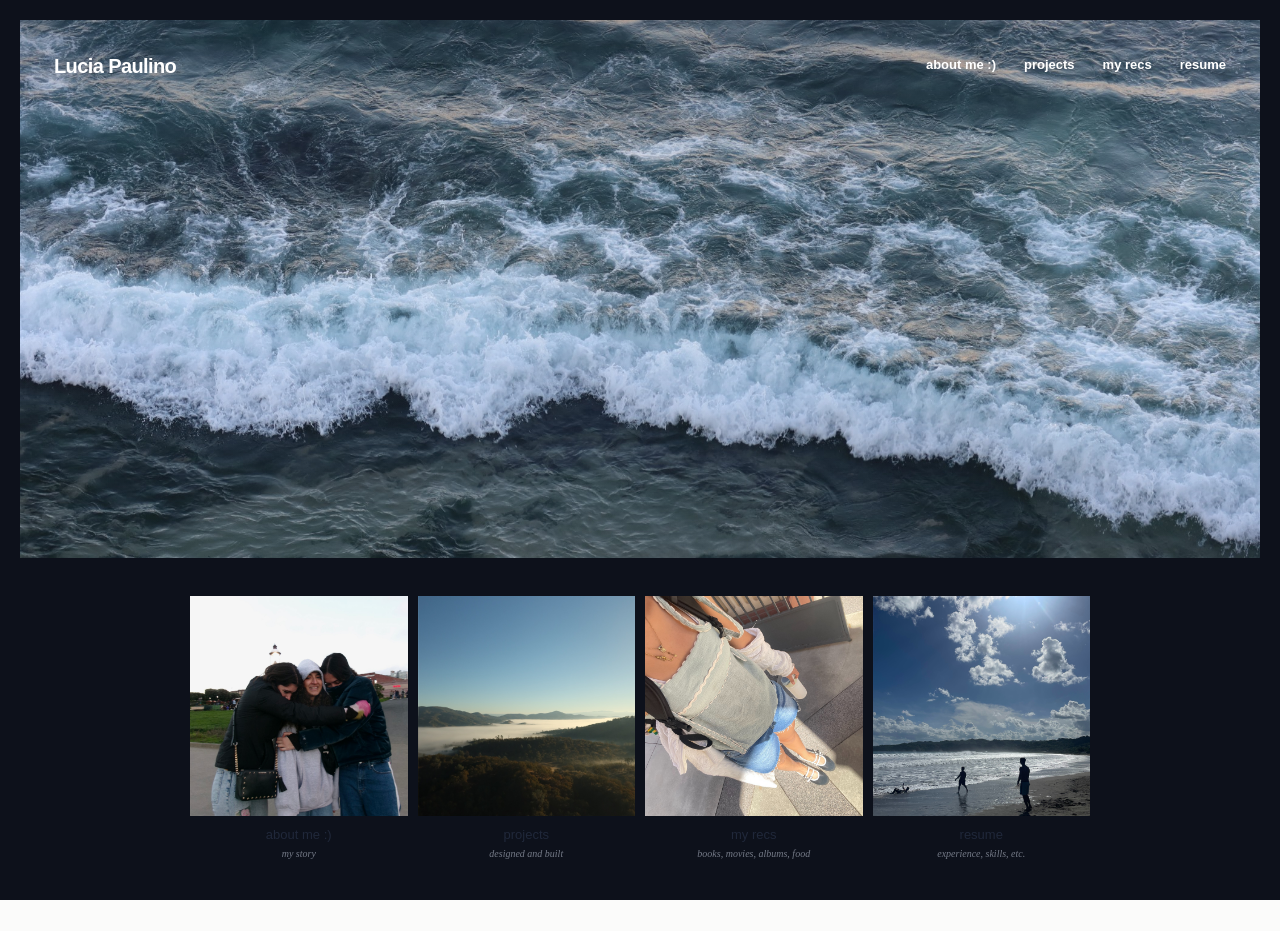
<file: index.html>
<!doctype html>
<html lang="en">
  <head>
    <meta charset="utf-8">
    <meta name="viewport" content="width=device-width, initial-scale=1">

    <title>Lucia Paulino</title>

    <link rel="icon" href="favicon.svg">
    <link rel="stylesheet" href="styles.css">
  </head>

  <body>
    <main class="landing-page">
      <div class="landing-image" aria-label="Landing photo placeholder">
        <header class="landing-nav">
          <a class="landing-name" href="index.html">Lucia Paulino</a>

          <nav aria-label="Main navigation">
            <a href="about.html">about me :)</a>
            <a href="projects.html">projects</a>
            <a href="reading.html">my recs</a>
            <a href="LUCIA_C_PAULINO_RESUME.pdf">resume</a>
          </nav>
        </header>
      </div>

      <section class="landing-showcase">
        <div class="section-tile-grid">
          <a href="about.html" class="section-tile about-tile">
            <div class="tile-art" aria-hidden="true"></div>

            <h2>about me :)</h2>
            <p>my story</p>
          </a>

          <a href="projects.html" class="section-tile projects-tile">
            <div class="tile-art" aria-hidden="true"></div>

            <h2>projects</h2>
            <p>designed and built</p>
          </a>

          <a href="reading.html" class="section-tile reading-tile">
            <div class="tile-art" aria-hidden="true"></div>

            <h2>my recs</h2>
            <p>books, movies, albums, food</p>
          </a>

          <a
            href="LUCIA_C_PAULINO_RESUME.pdf"
            class="section-tile resume-tile"
          >
            <div class="tile-art" aria-hidden="true"></div>

            <h2>resume</h2>
            <p>experience, skills, etc.</p>
          </a>
        </div>
      </section>
    </main>
  </body>
</html>
</file>
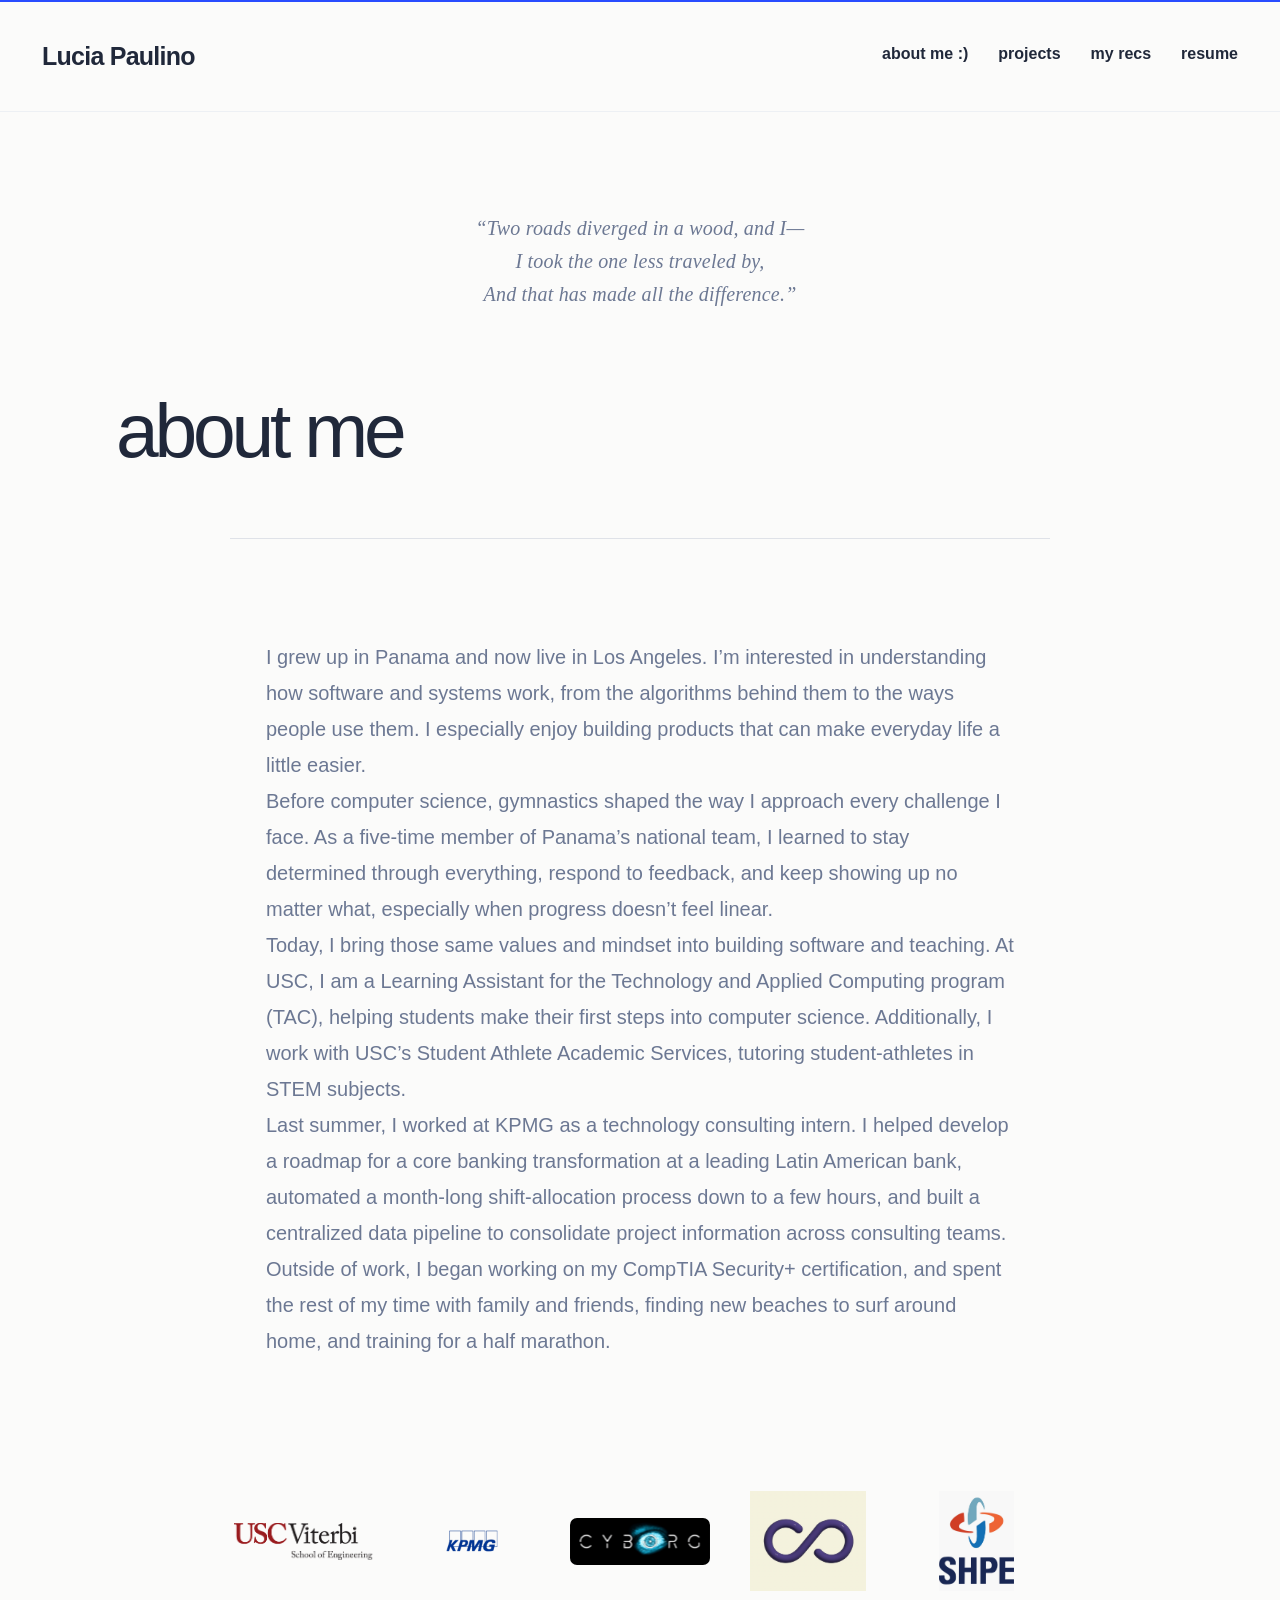
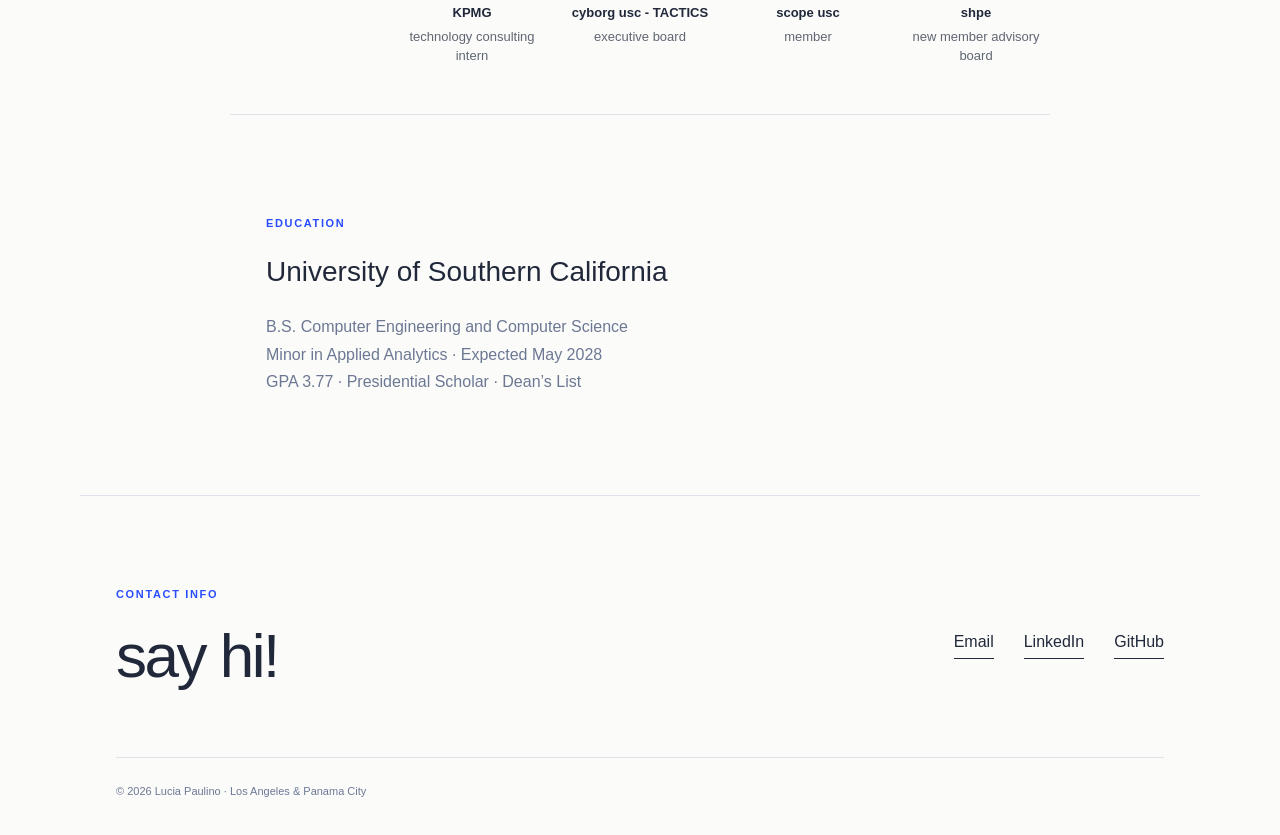
<file: about.html>
<!doctype html>
<html lang="en">
  <head>
    <meta charset="utf-8">
    <meta name="viewport" content="width=device-width, initial-scale=1">

    <title>about — Lucia Paulino</title>

    <link rel="icon" href="favicon.svg">
    <link rel="stylesheet" href="styles.css">

    <style>
      .about-logos {
        display: flex;
        flex-direction: row;
        flex-wrap: wrap;
        justify-content: center;
        align-items: flex-start;
        gap: 28px;
        margin: 32px 0 48px;
        padding: 0;
      }

      .about-affiliation {
        flex: 0 1 140px;
        width: 140px;
        margin: 0;
        text-align: center;
      }

      .about-logos .about-affiliation img {
        display: block;
        width: 140px;
        max-width: 100%;
        height: 100px;
        object-fit: contain;
        margin: 0 auto 12px;
      }

      .about-affiliation figcaption {
        font-size: 13px;
        line-height: 1.5;
      }

      .about-affiliation strong,
      .about-affiliation span {
        display: block;
      }

      .about-affiliation span {
        margin-top: 4px;
        opacity: 0.7;
      }

      @media (max-width: 700px) {
        .about-logos {
          gap: 24px;
        }
      }
    </style>
  </head>

  <body>
    <main>
      <header class="site-header">
        <a class="site-name" href="index.html">Lucia Paulino</a>

        <nav aria-label="Main navigation">
          <a href="about.html" aria-current="page">about me :)</a>
          <a href="projects.html">projects</a>
          <a href="reading.html">my recs</a>
          <a
            href="LUCIA_C_PAULINO_RESUME.pdf"
            target="_blank"
            rel="noreferrer"
          >
            resume
          </a>
        </nav>
      </header>

      <section class="page-intro compact about-title">
        <blockquote class="about-epigraph">
          <span>“Two roads diverged in a wood, and I—</span>
          <span>I took the one less traveled by,</span>
          <span>And that has made all the difference.”</span>
        </blockquote>

        <h1>about me</h1>
      </section>

      <section class="content-section about-story">
        <p>
          I grew up in Panama and now live in Los Angeles. I’m interested in
          understanding how software and systems work, from the algorithms
          behind them to the ways people use them. I especially enjoy building
          products that can make everyday life a little easier.
        </p>

        <p>
          Before computer science, gymnastics shaped the way I approach every
          challenge I face. As a five-time member of Panama’s national team,
          I learned to stay determined through everything, respond to feedback,
          and keep showing up no matter what, especially when progress doesn’t
          feel linear.
        </p>

        <p>
          Today, I bring those same values and mindset into building software
          and teaching. At USC, I am a Learning Assistant for the Technology
          and Applied Computing program (TAC), helping students make their
          first steps into computer science. Additionally, I work with USC’s
          Student Athlete Academic Services, tutoring student-athletes in
          STEM subjects.
        </p>

        <p>
          Last summer, I worked at KPMG as a technology consulting intern.
          I helped develop a roadmap for a core banking transformation at a
          leading Latin American bank, automated a month-long shift-allocation
          process down to a few hours, and built a centralized data pipeline
          to consolidate project information across consulting teams.
          Outside of work, I began working on my CompTIA Security+
          certification, and spent the rest of my time with family and friends,
          finding new beaches to surf around home, and training for a half
          marathon.
        </p>
      </section>

      <aside
        class="about-logos"
        aria-label="Education, work, and campus involvement"
      >
        <figure class="about-affiliation">
          <img
            src="about-pics/usc-viterbi-logo.webp"
            alt="USC Viterbi School of Engineering"
          >
        </figure>

        <figure class="about-affiliation">
          <img
            src="about-pics/kpmg-logo.png"
            alt="KPMG"
          >
          <figcaption>
            <strong>KPMG</strong>
            <span> technology consulting intern </span>
          </figcaption>
        </figure>

        <figure class="about-affiliation">
          <img
            src="about-pics/usc-cyborg.svg"
            alt="Cyborg USC logo"
          >
          <figcaption>
            <strong>cyborg usc - TACTICS</strong>
            <span>executive board </span>
          </figcaption>
        </figure>

        <figure class="about-affiliation">
          <img
            src="about-pics/scope-logo.png"
            alt="SCOPE USC logo"
          >
          <figcaption>
            <strong>scope usc</strong>
            <span>member</span>
          </figcaption>
        </figure>

        <figure class="about-affiliation">
          <img
            src="about-pics/shpe-logo.jpg"
            alt="SHPE logo"
          >
          <figcaption>
            <strong>shpe</strong>
            <span>new member advisory board</span>
          </figcaption>
        </figure>
      </aside>

      <section class="content-section about-education">
        <p class="kicker">education</p>

        <h3>University of Southern California</h3>

        <p>
          B.S. Computer Engineering and Computer Science
          <br>
          Minor in Applied Analytics · Expected May 2028
        </p>

        <p>GPA 3.77 · Presidential Scholar · Dean’s List</p>
      </section>

      <footer class="site-footer">
        <div>
          <p class="kicker">contact info</p>
          <h2>say hi!</h2>
        </div>

        <div class="footer-links">
          <a href="mailto:luciapaulino2024@gmail.com">Email</a>

          <a
            href="https://www.linkedin.com/in/luc%C3%ADa-paulino-43571a304"
            target="_blank"
            rel="noreferrer"
          >
            LinkedIn
          </a>

          <a
            href="https://github.com/luciapau-30"
            target="_blank"
            rel="noreferrer"
          >
            GitHub
          </a>
        </div>

        <p class="copyright">
          © 2026 Lucia Paulino · Los Angeles &amp; Panama City
        </p>
      </footer>
    </main>
  </body>
</html>
</file>
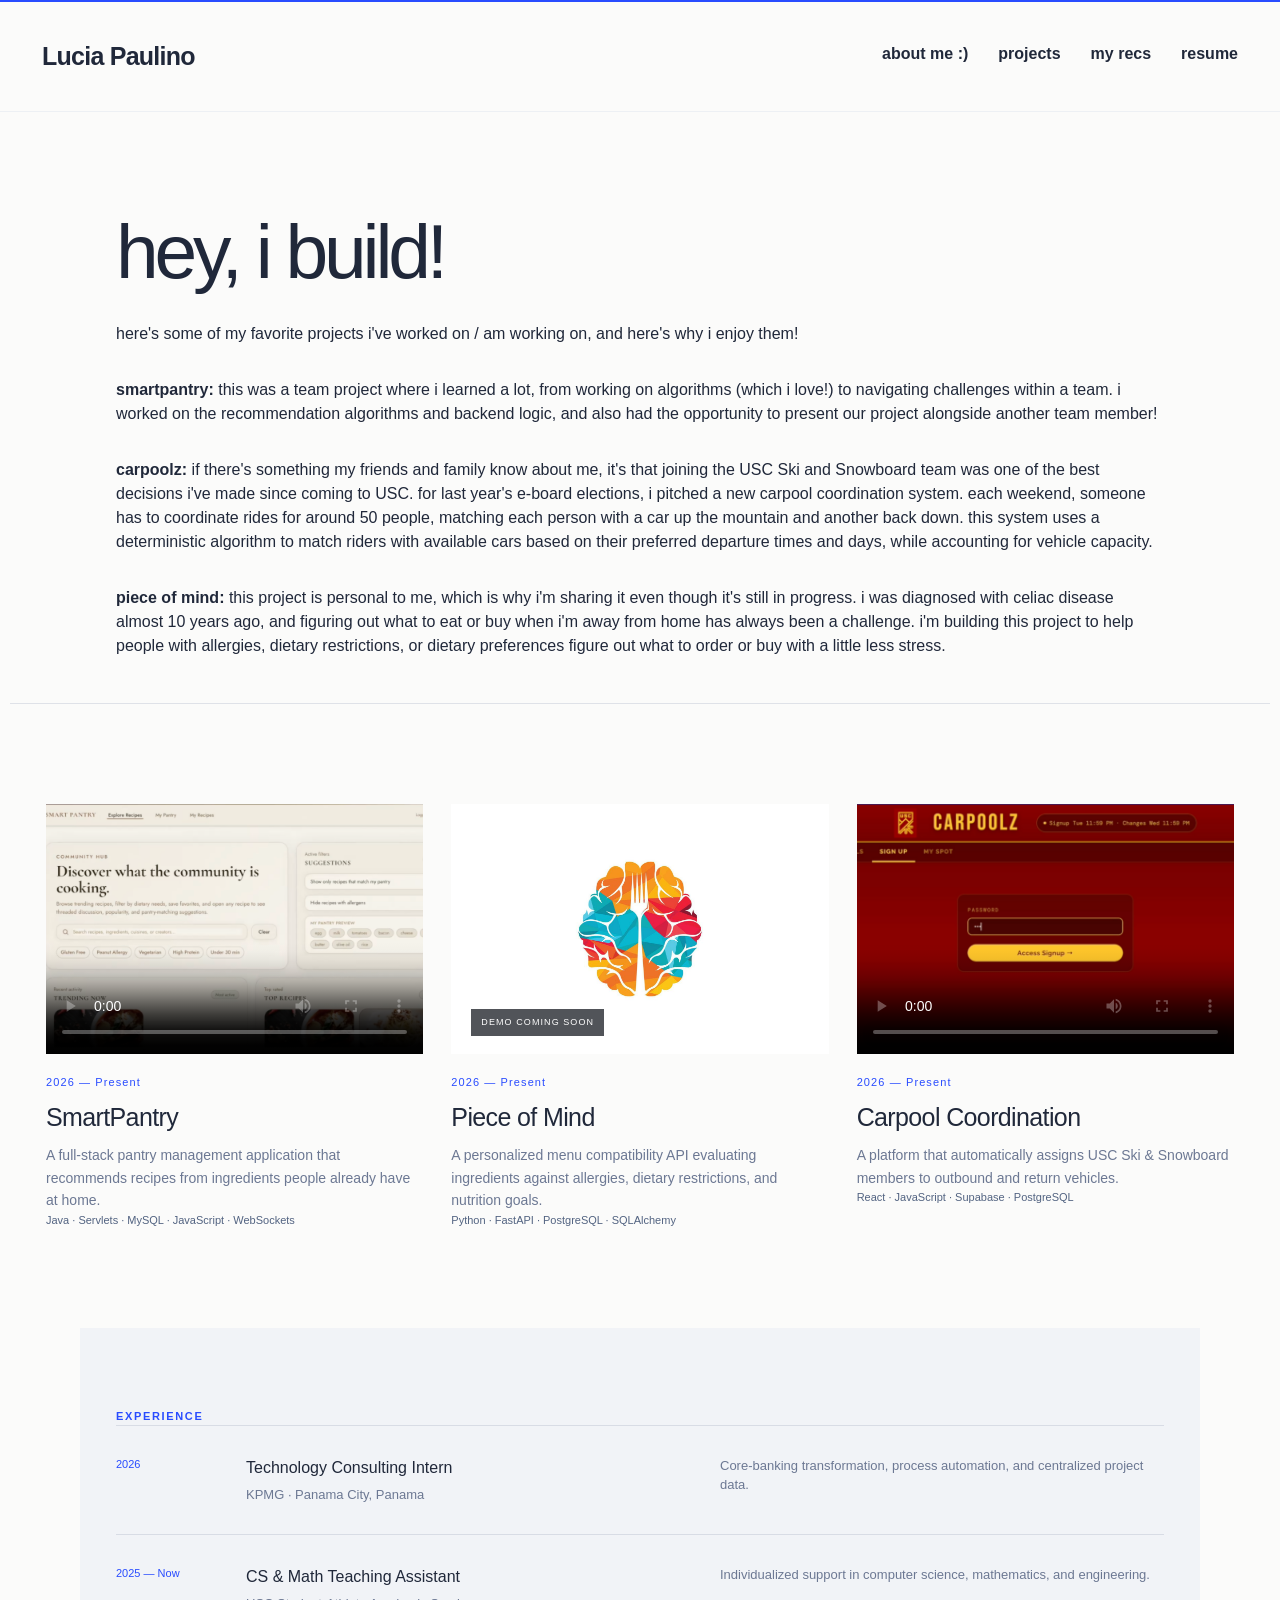
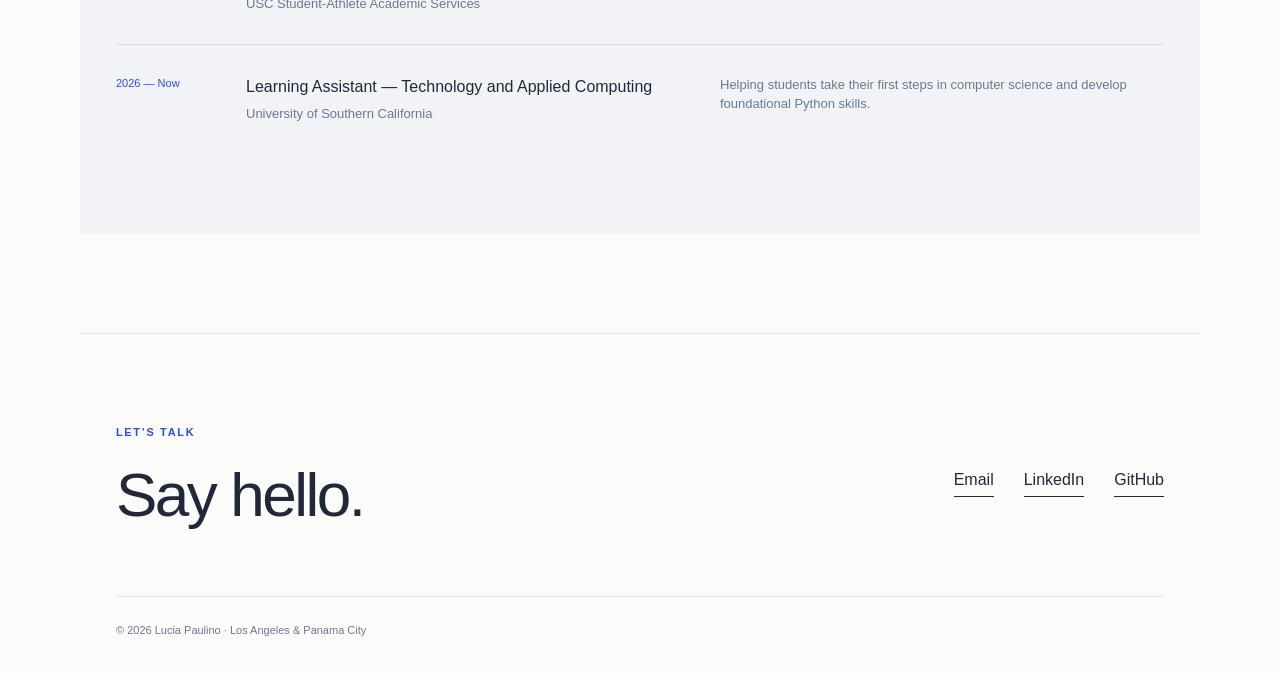
<file: projects.html>
<!doctype html>
<html lang="en">
  <head>
    <meta charset="utf-8">
    <meta name="viewport" content="width=device-width, initial-scale=1">

    <title>projects — Lucia Paulino</title>

    <link rel="icon" href="favicon.svg">
    <link rel="stylesheet" href="styles.css">
    <link rel="preload" as="image" href="piece-of-mind-icon.jpg">
  </head>

  <body>
    <main>
      <header class="site-header">
        <a class="site-name" href="index.html">Lucia Paulino</a>

        <nav aria-label="Main navigation">
          <a href="about.html">about me :)</a>
          <a href="projects.html">projects</a>
          <a href="reading.html">my recs</a>
          <a
            href="LUCIA_C_PAULINO_RESUME.pdf"
            target="_blank"
            rel="noreferrer"
          >
            resume
          </a>
        </nav>
      </header>

      <section class="page-intro compact">
        <h1>hey, i build!</h1>

        <p class="project-story">
            <p class="project-story">
                here's some of my favorite projects i've worked on / am working on,
                and here's why i enjoy them!
              </p>
              
              <p class="project-story">
                <strong>smartpantry:</strong> this was a team project where i learned a lot,
                from working on algorithms (which i love!) to navigating challenges within
                a team. i worked on the recommendation algorithms and backend logic, and
                also had the opportunity to present our project alongside another team member!


              </p>
              
              <p class="project-story">
                <strong>carpoolz:</strong> if there's something my friends and family know
                about me, it's that joining the USC Ski and Snowboard team was one of the
                best decisions i've made since coming to USC. for last year's e-board
                elections, i pitched a new carpool coordination system. each weekend,
                someone has to coordinate rides for around 50 people, matching each person
                with a car up the mountain and another back down. this system uses a
                deterministic algorithm to match riders with available cars based on their
                preferred departure times and days, while accounting for vehicle capacity.
              </p>
              
              <p class="project-story">
                <strong>piece of mind:</strong> this project is personal to me, which is why
                i'm sharing it even though it's still in progress. i was diagnosed with
                celiac disease almost 10 years ago, and figuring out what to eat or buy
                when i'm away from home has always been a challenge. i'm building this
                project to help people with allergies, dietary restrictions, or dietary
                preferences figure out what to order or buy with a little less stress.
              </p>
        </p>
      </section>

      <section class="project-gallery content-section">
        <article class="gallery-card">
          <div class="project-visual sage">
            <video
              controls
              playsinline
              preload="metadata"
              poster="smartpantry-thumbnail.png"
              aria-label="SmartPantry project demo"
            >
              <source src="smartpantry-demo.mp4" type="video/mp4">
              Your browser does not support embedded video.
            </video>
          </div>

          <p class="project-year">2026 — Present</p>

          <h2>SmartPantry</h2>

          <p>
            A full-stack pantry management application that recommends recipes
            from ingredients people already have at home.
          </p>

          <p class="tech">
            Java · Servlets · MySQL · JavaScript · WebSockets
          </p>
        </article>

        <article class="gallery-card">
          <div class="project-visual blue">
            <img
              src="piece-of-mind-icon.jpg"
              alt="Piece of Mind brain and fork icon"
            >

            <small>demo coming soon</small>
          </div>

          <p class="project-year">2026 — Present</p>

          <h2>Piece of Mind</h2>

          <p>
            A personalized menu compatibility API evaluating ingredients against
            allergies, dietary restrictions, and nutrition goals.
          </p>

          <p class="tech">
            Python · FastAPI · PostgreSQL · SQLAlchemy
          </p>
        </article>

        <article class="gallery-card">
          <div class="project-visual coral">
            <video
              controls
              playsinline
              preload="metadata"
              poster="carpoolz-thumbnail.png"
              aria-label="Carpool Coordination project demo"
            >
              <source src="carpoolz-demo.mp4" type="video/mp4">
              Your browser does not support embedded video.
            </video>
          </div>

          <p class="project-year">2026 — Present</p>

          <h2>Carpool Coordination</h2>

          <p>
            A platform that automatically assigns USC Ski &amp; Snowboard
            members to outbound and return vehicles.
          </p>

          <p class="tech">
            React · JavaScript · Supabase · PostgreSQL
          </p>
        </article>
      </section>

      <section class="experience-band">
        <p class="kicker">Experience</p>

        <div class="role">
          <span>2026</span>

          <div>
            <h3>Technology Consulting Intern</h3>
            <p>KPMG · Panama City, Panama</p>
          </div>

          <p>
            Core-banking transformation, process automation, and centralized
            project data.
          </p>
        </div>

        <div class="role">
          <span>2025 — Now</span>

          <div>
            <h3>CS &amp; Math Teaching Assistant</h3>
            <p>USC Student-Athlete Academic Services</p>
          </div>

          <p>
            Individualized support in computer science, mathematics, and
            engineering.
          </p>
        </div>

        <div class="role">
          <span>2026 — Now</span>

          <div>
            <h3>Learning Assistant — Technology and Applied Computing</h3>
            <p>University of Southern California</p>
          </div>

          <p>
            Helping students take their first steps in computer science and
            develop foundational Python skills.
          </p>
        </div>
      </section>

      <footer class="site-footer">
        <div>
          <p class="kicker">Let’s talk</p>
          <h2>Say hello.</h2>
        </div>

        <div class="footer-links">
          <a href="mailto:luciapaulino2024@gmail.com">Email</a>

          <a
            href="https://www.linkedin.com/in/luc%C3%ADa-paulino-43571a304"
            target="_blank"
            rel="noreferrer"
          >
            LinkedIn
          </a>

          <a
            href="https://github.com/luciapau-30"
            target="_blank"
            rel="noreferrer"
          >
            GitHub
          </a>
        </div>

        <p class="copyright">
          © 2026 Lucia Paulino · Los Angeles &amp; Panama City
        </p>
      </footer>
    </main>
  </body>
</html>
</file>
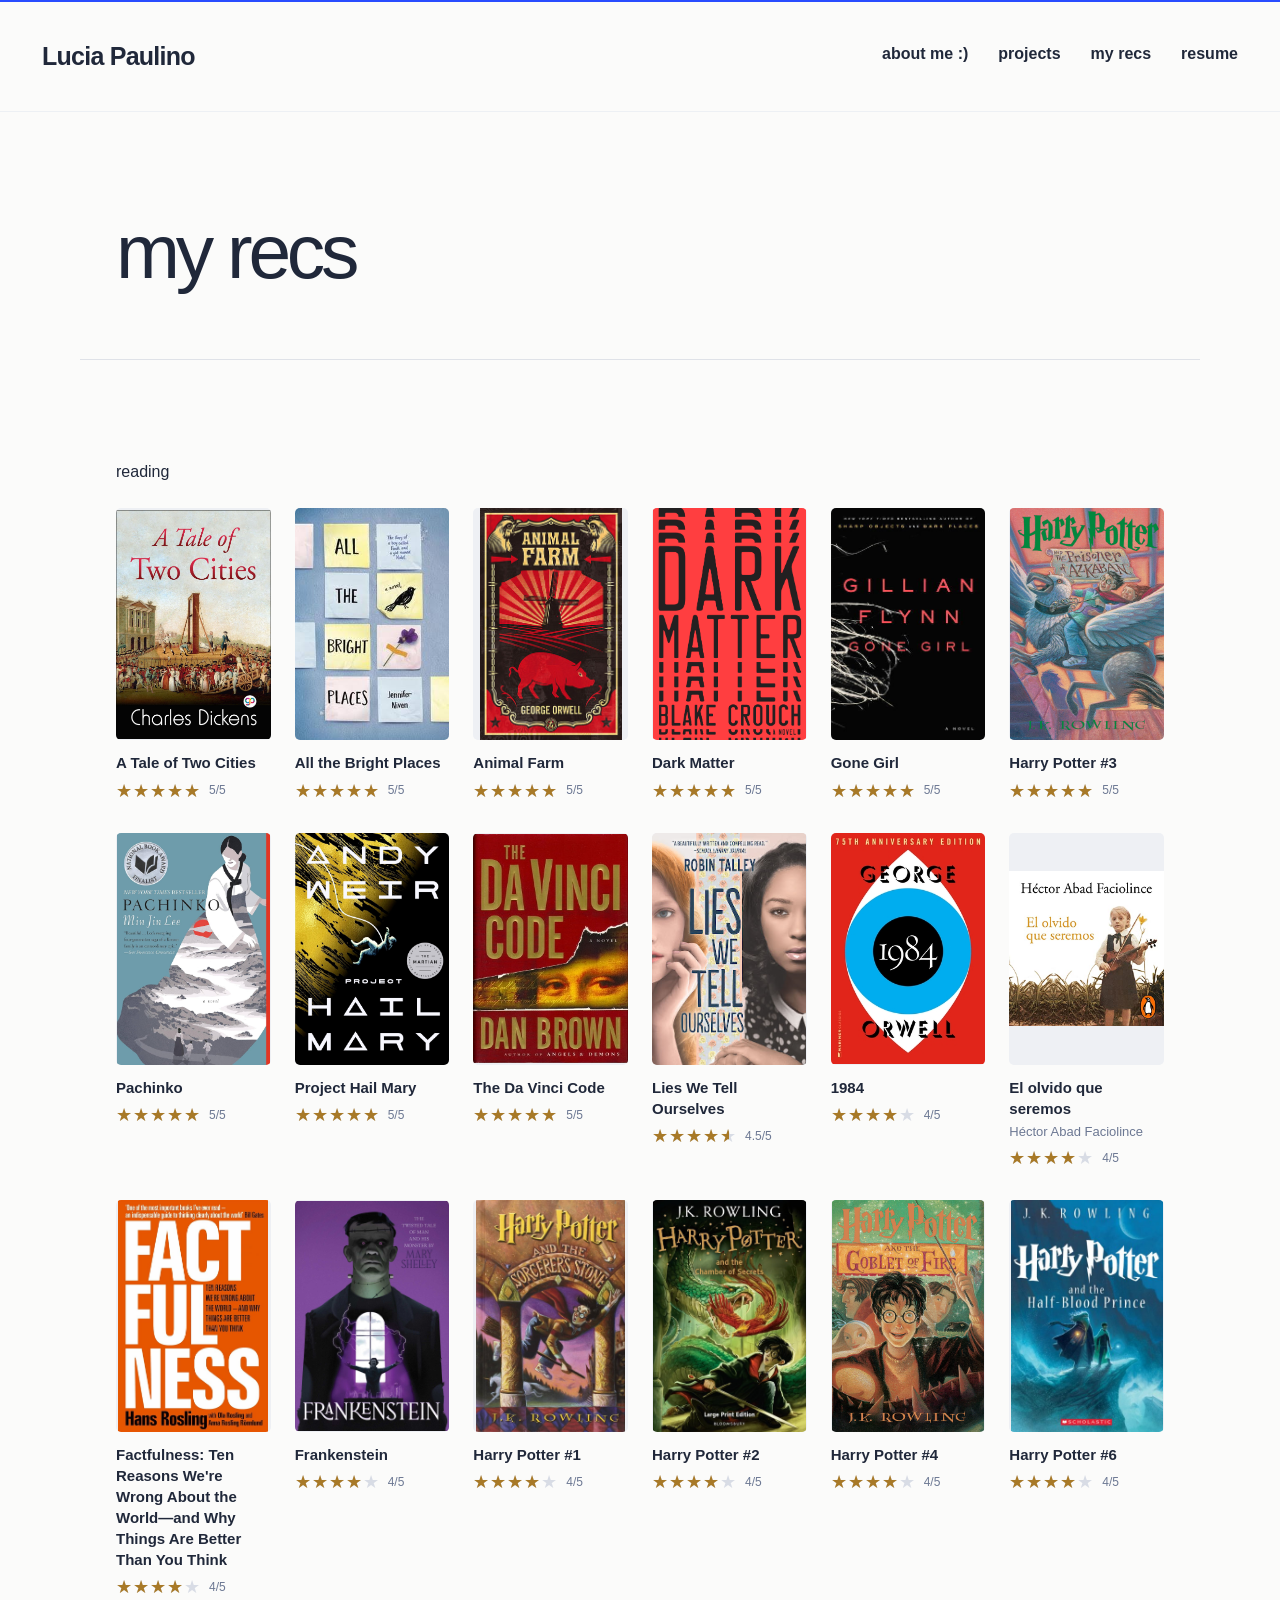
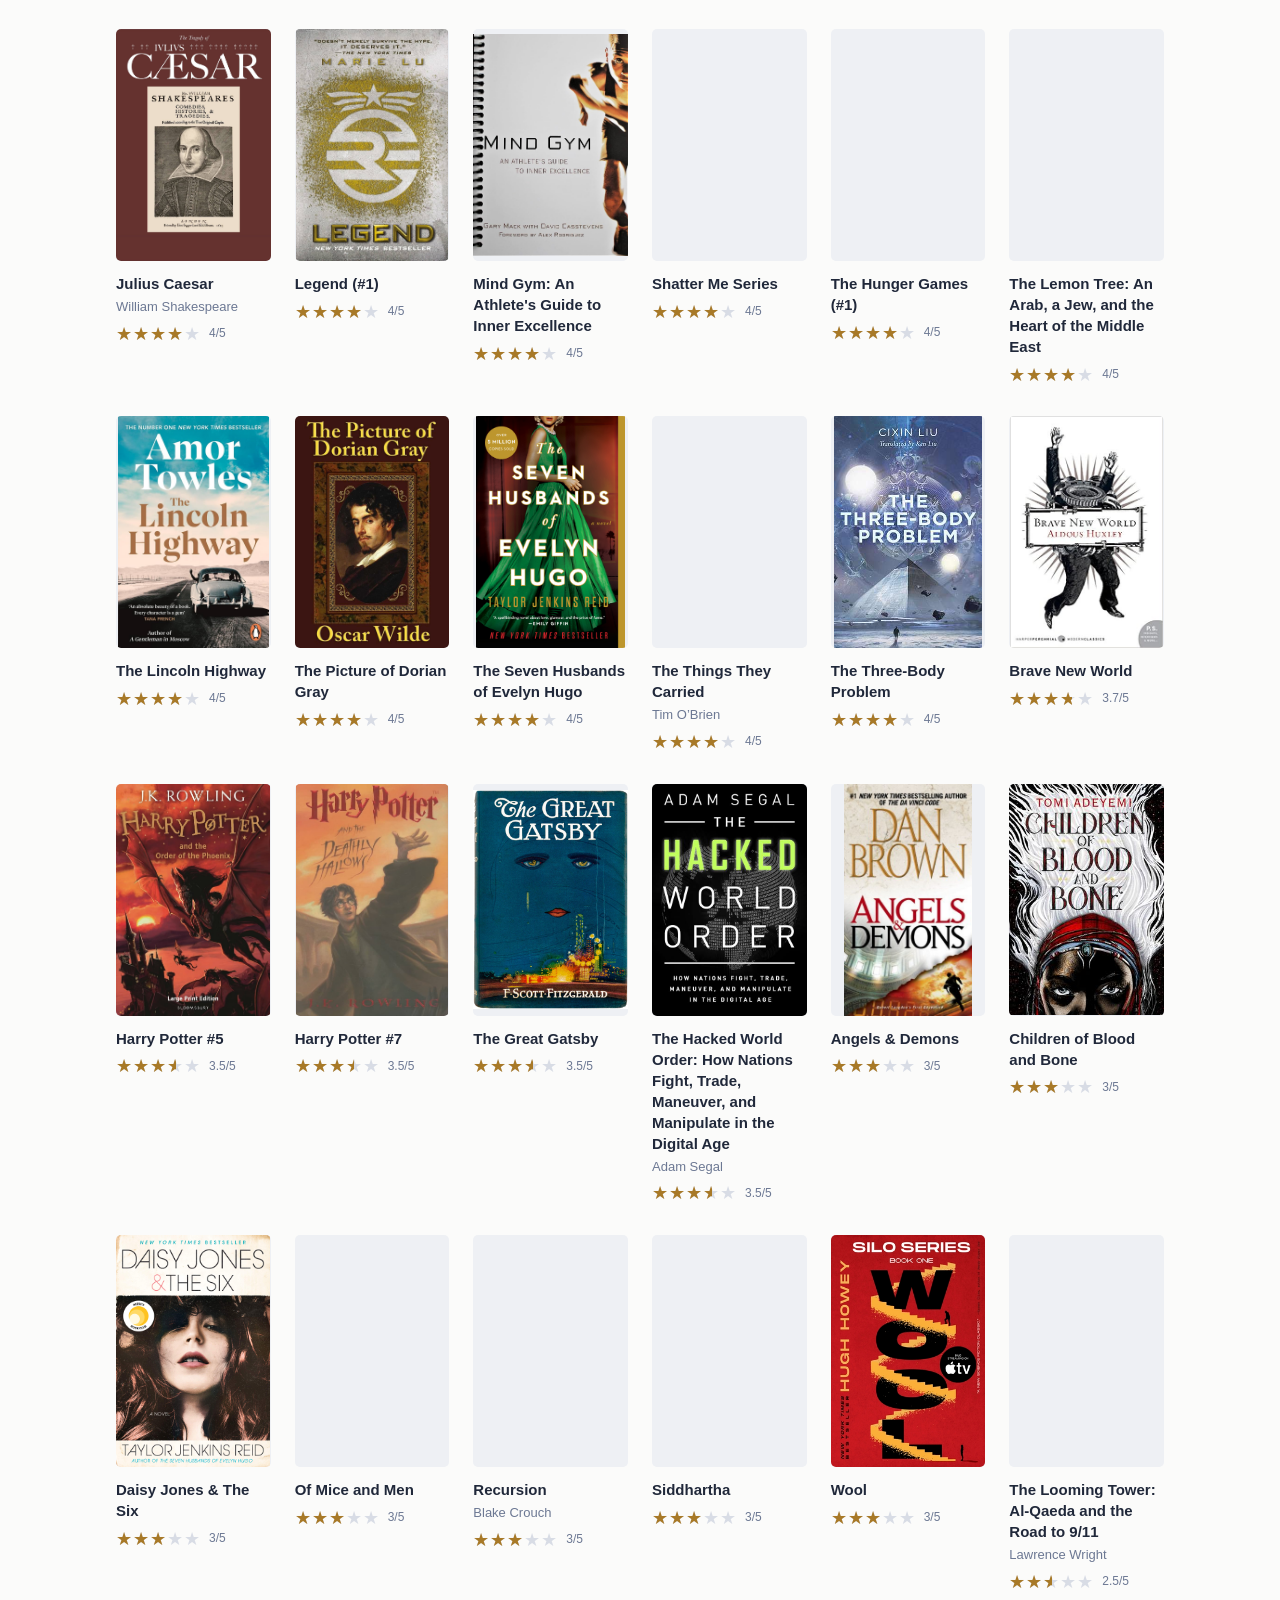
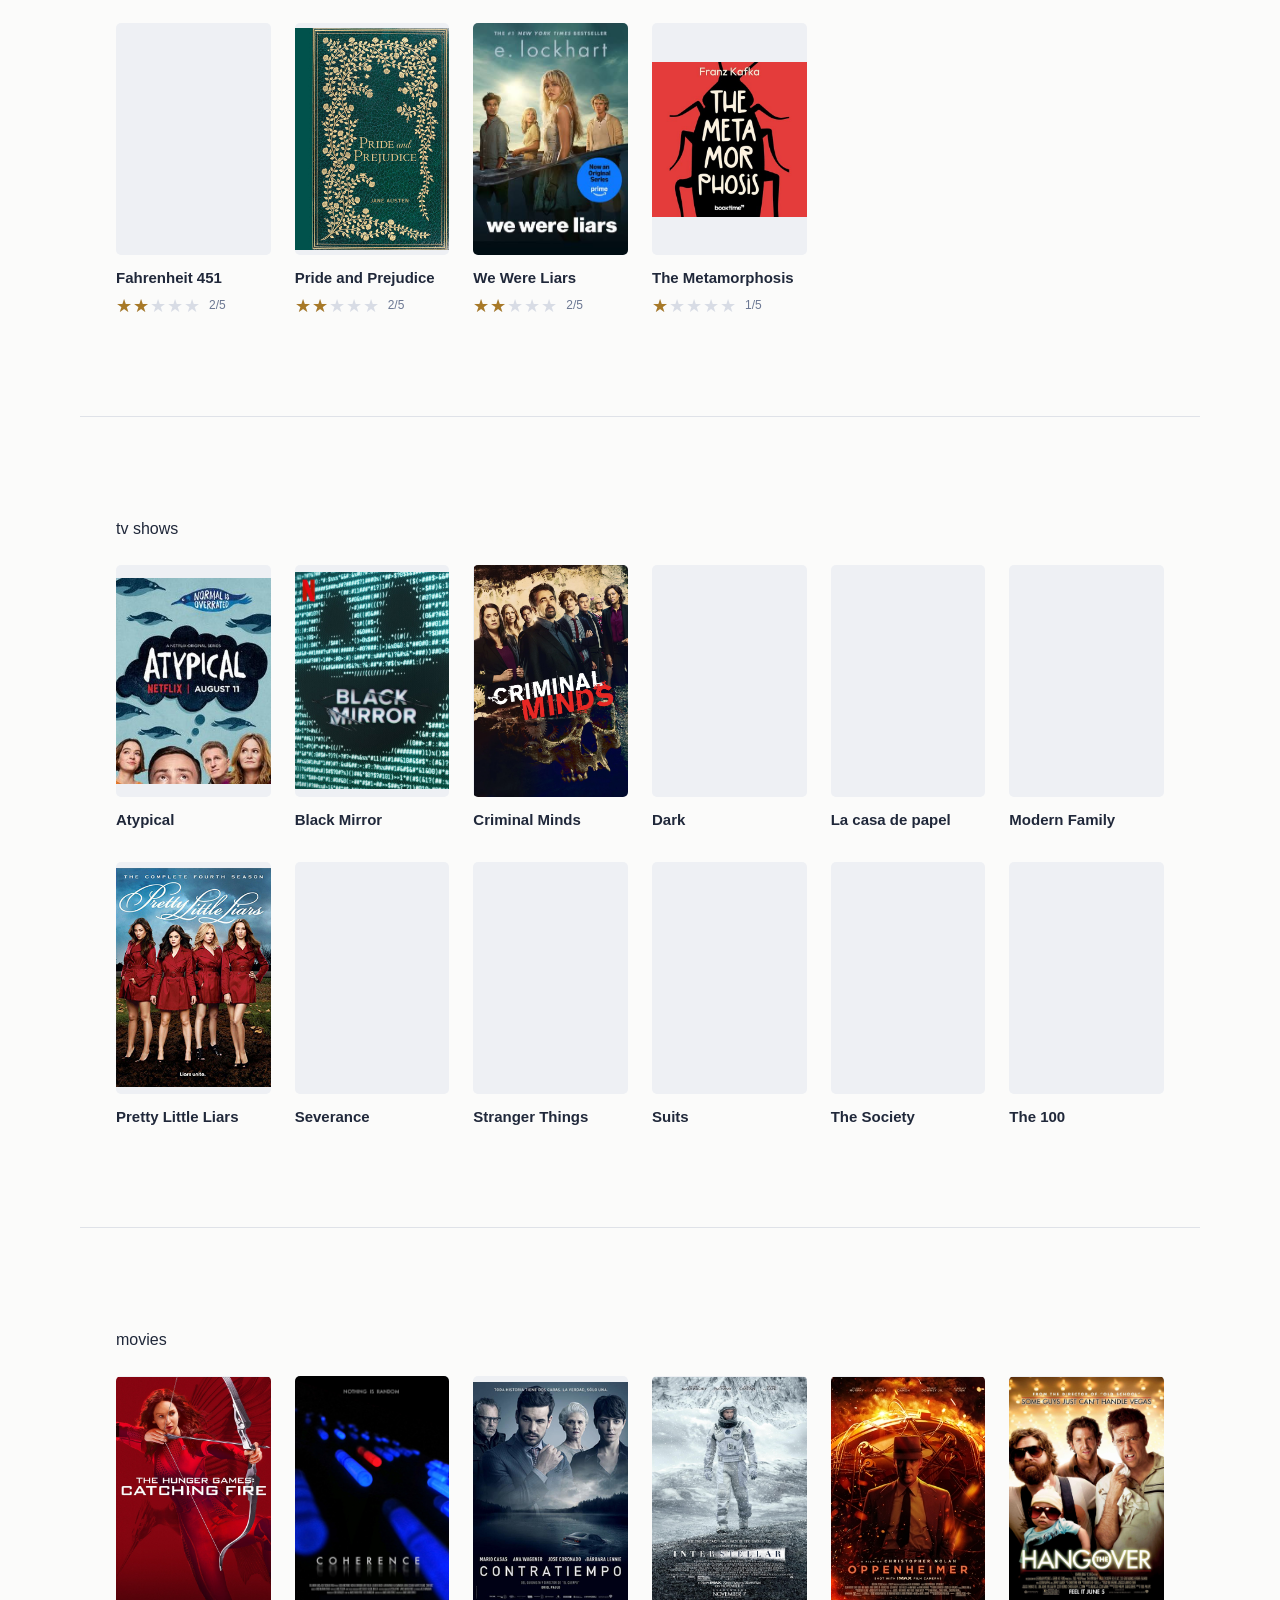
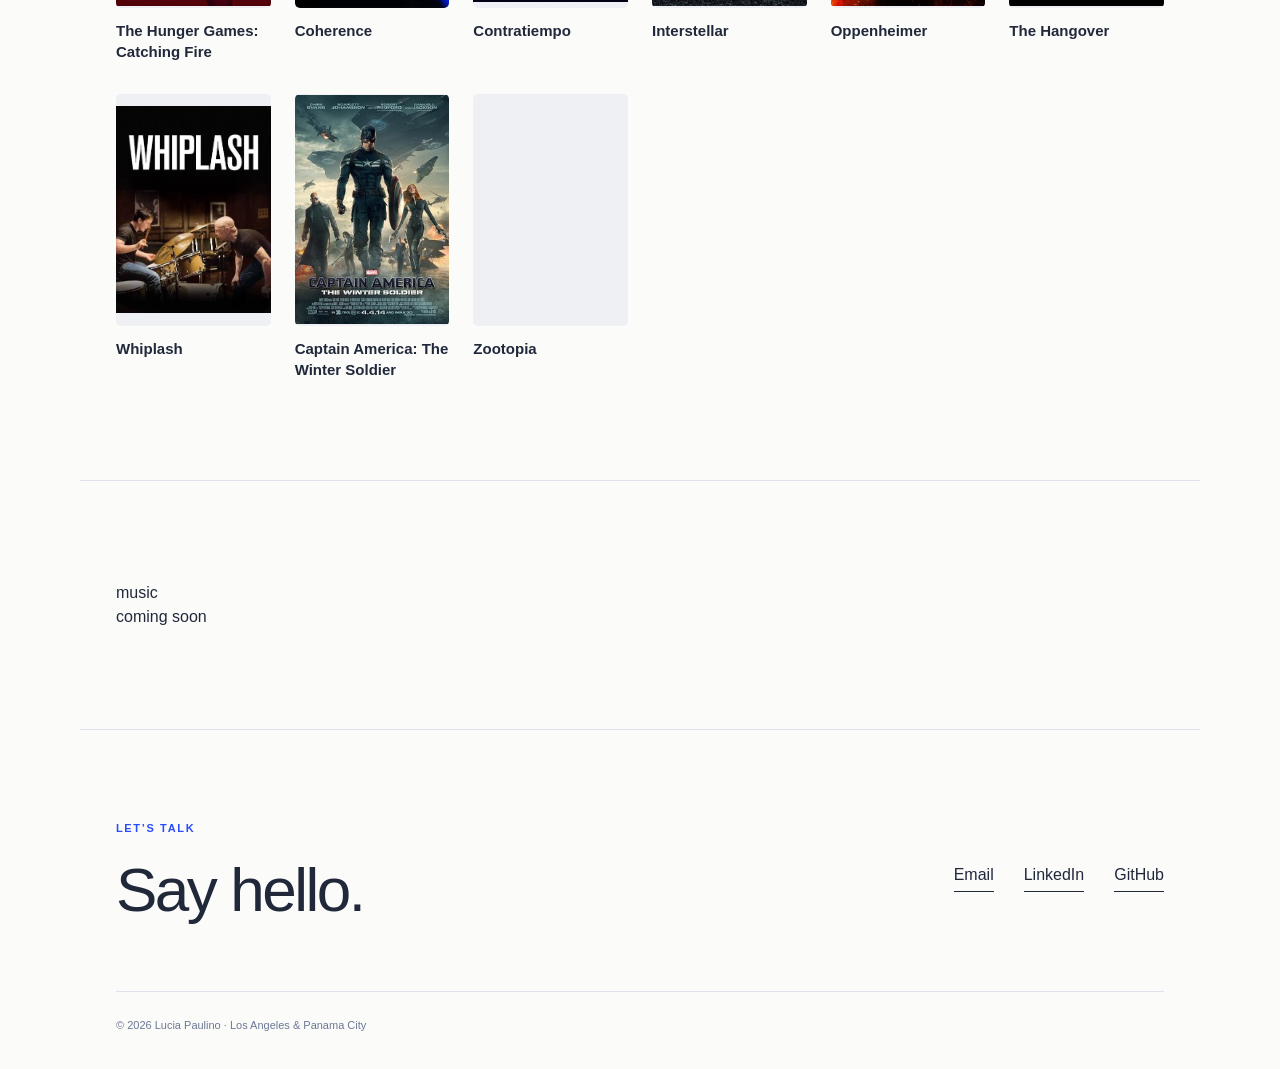
<file: reading.html>
<!doctype html>
<html lang="en">
  <head>
    <meta charset="utf-8">
    <meta name="viewport" content="width=device-width, initial-scale=1">

    <title>my recs — Lucia Paulino</title>

    <link rel="icon" href="favicon.svg">
    <link rel="stylesheet" href="styles.css">

    <style>
        .reading-list, .media-list {
          display: grid;
          grid-template-columns: repeat(auto-fill, minmax(150px, 1fr));
          gap: 32px 24px;
          list-style: none;
          padding: 0;
          margin: 24px 0 0;
        }
      
        .reading-list li, .media-list li {
          min-width: 0;
          padding: 0;
          margin: 0;
          background: transparent;
          border: 0;
          border-radius: 0;
          color: var(--soft, #475569);
        }
      
        .book-cover {
          display: flex;
          align-items: center;
          justify-content: center;
          aspect-ratio: 2 / 3;
          overflow: hidden;
          margin-bottom: 12px;
          border-radius: 5px;
          background: #eef0f4;
        }
      
        .book-cover img {
          display: block;
          width: 100%;
          height: 100%;
          object-fit: contain;
        }
      
        .cover-placeholder {
          padding: 16px;
          font-size: 13px;
          text-align: center;
        }
      
        .book-title {
          margin: 0;
          font-size: 15px;
          font-weight: 600;
          line-height: 1.4;
          color: var(--ink, #1e293b);
        }
      
        .book-author {
          margin: 4px 0 0;
          font-size: 13px;
          line-height: 1.4;
        }
      
        .book-rating {
          display: flex;
          align-items: center;
          flex-wrap: wrap;
          gap: 8px;
          margin-top: 8px;
          font-size: 12px;
        }
      
        .stars {
          position: relative;
          display: inline-block;
          font-family: Arial, sans-serif;
          font-size: 18px;
          line-height: 1;
          letter-spacing: 1px;
          white-space: nowrap;
          color: #d8dce5;
        }
      
        .stars-fill {
          position: absolute;
          inset: 0 auto 0 0;
          width: var(--fill);
          overflow: hidden;
          color: #a87927;
        }
      
        @media (max-width: 400px) {
          .reading-list, .media-list {
            grid-template-columns: repeat(2, minmax(0, 1fr));
            gap: 24px 16px;
          }
        }
      </style>
  </head>

<body>
    <main>
      <header class="site-header">
        <a class="site-name" href="index.html">Lucia Paulino</a>

        <nav aria-label="Main navigation">
          <a href="about.html">about me :)</a>
          <a href="projects.html">projects</a>
          <a href="reading.html">my recs</a>
          <a
            href="LUCIA_C_PAULINO_RESUME.pdf"
            target="_blank"
            rel="noreferrer"
          >
            resume
          </a>
        </nav>
      </header>

      <section class="page-intro compact">
        <h1>my recs</h1>
      </section>

      <section class="content-section">
        <h2>reading</h2>

        <ul class="reading-list">
          <li data-cover="recursion">Recursion — Blake Crouch · 3/5</li>
          <li data-cover="el-olvido-que-seremos">El olvido que seremos — Héctor Abad Faciolince · 4/5 </li>
          <li data-cover="the-looming-tower">
            The Looming Tower: Al-Qaeda and the Road to 9/11
            — Lawrence Wright · 2.5/5
          </li>
          <li data-cover="the-hunger-games">The Hunger Games (#1) · 4/5 </li>
          <li data-cover="the-things-they-carried">The Things They Carried — Tim O’Brien · 4/5</li>
          <li data-cover="the-hacked-world-order">
            The Hacked World Order: How Nations Fight, Trade, Maneuver,
            and Manipulate in the Digital Age — Adam Segal · 3.5/5
          </li>
          <li data-cover="siddhartha">Siddhartha · 3/5</li>
          <li data-cover="the-lincoln-highway">The Lincoln Highway · 4/5</li>

          <li data-cover="harry-potter-1">Harry Potter #1 · 4/5</li>
          <li data-cover="harry-potter-2">Harry Potter #2 · 4/5</li>
          <li data-cover="harry-potter-3">Harry Potter #3 · 5/5</li>
          <li data-cover="harry-potter-4">Harry Potter #4 · 4/5</li>
          <li data-cover="harry-potter-5">Harry Potter #5 · 3.5/5</li>
          <li data-cover="harry-potter-6">Harry Potter #6 · 4/5</li>
          <li data-cover="harry-potter-7">Harry Potter #7 · 3.5/5</li>

          <li data-cover="the-seven-husbands-of-evelyn-hugo">The Seven Husbands of Evelyn Hugo · 4/5</li>
          <li data-cover="the-picture-of-dorian-gray">The Picture of Dorian Gray · 4/5</li>
          <li data-cover="brave-new-world">Brave New World · 3.7/5</li>
          <li data-cover="the-lemon-tree">
            The Lemon Tree: An Arab, a Jew, and the Heart of the Middle East
            · 4/5
          </li>
          <li data-cover="pachinko">Pachinko · 5/5</li>
          <li data-cover="factfulness">
            Factfulness: Ten Reasons We're Wrong About the World—and Why
            Things Are Better Than You Think · 4/5
          </li>
          <li data-cover="project-hail-mary">Project Hail Mary · 5/5</li>
          <li data-cover="daisy-jones-and-the-six">Daisy Jones &amp; The Six · 3/5</li>
          <li data-cover="dark-matter">Dark Matter · 5/5</li>
          <li data-cover="legend-1">Legend (#1) · 4/5</li>
          <li data-cover="a-tale-of-two-cities">A Tale of Two Cities · 5/5</li>
          <li data-cover="1984">1984 · 4/5</li>
          <li data-cover="julius-caesar">Julius Caesar — William Shakespeare · 4/5</li>
          <li data-cover="of-mice-and-men">Of Mice and Men · 3/5</li>
          <li data-cover="the-great-gatsby">The Great Gatsby · 3.5/5</li>
          <li data-cover="frankenstein">Frankenstein · 4/5</li>
          <li data-cover="the-metamorphosis">The Metamorphosis · 1/5</li>
          <li data-cover="fahrenheit-451">Fahrenheit 451 · 2/5</li>
          <li data-cover="children-of-blood-and-bone">Children of Blood and Bone · 3/5</li>
          <li data-cover="we-were-liars">We Were Liars · 2/5</li>
          <li data-cover="angels-and-demons">Angels &amp; Demons · 3/5</li>
          <li data-cover="the-da-vinci-code">The Da Vinci Code · 5/5</li>
          <li data-cover="lies-we-tell-ourselves">Lies We Tell Ourselves · 4.5/5</li>
          <li data-cover="gone-girl">Gone Girl · 5/5</li>
          <li data-cover="mind-gym">Mind Gym: An Athlete's Guide to Inner Excellence · 4/5</li>

          <li data-cover="shatter-me-series"> Shatter Me Series · 4/5</li>

          <li data-cover="animal-farm">Animal Farm · 5/5</li>
          <li data-cover="pride-and-prejudice">Pride and Prejudice · 2/5</li>
          <li data-cover="all-the-bright-places">All the Bright Places · 5/5</li>
          <li data-cover="the-three-body-problem">The Three-Body Problem · 4/5</li>
          <li data-cover="wool">Wool · 3/5</li>
        </ul>
      </section>

      <section class="content-section">
        <h2>tv shows</h2>
        <ul class="media-list">
          <li>
            <div class="book-cover">
              <img src="tv/atypical.jpg" alt="" loading="lazy" decoding="async">
            </div>
            <h3 class="book-title">Atypical</h3>
          </li>
          <li>
            <div class="book-cover">
              <img src="tv/blackmirror.jpg" alt="" loading="lazy" decoding="async">
            </div>
            <h3 class="book-title">Black Mirror</h3>
          </li>
          <li>
            <div class="book-cover">
              <img src="tv/criminal%20minds.jpg" alt="" loading="lazy" decoding="async">
            </div>
            <h3 class="book-title">Criminal Minds</h3>
          </li>
          <li>
            <div class="book-cover">
              <img src="tv/dark.jpeg" alt="" loading="lazy" decoding="async">
            </div>
            <h3 class="book-title">Dark</h3>
          </li>
          <li>
            <div class="book-cover">
              <img src="tv/la-casa-de-papel.jpg" alt="" loading="lazy" decoding="async">
            </div>
            <h3 class="book-title">La casa de papel</h3>
          </li>
          <li>
            <div class="book-cover">
              <img src="tv/modern-family.jpg" alt="" loading="lazy" decoding="async">
            </div>
            <h3 class="book-title">Modern Family</h3>
          </li>
          <li>
            <div class="book-cover">
              <img src="tv/pll.jpg" alt="" loading="lazy" decoding="async">
            </div>
            <h3 class="book-title">Pretty Little Liars</h3>
          </li>
          <li>
            <div class="book-cover">
              <img src="tv/severance.jpg" alt="" loading="lazy" decoding="async">
            </div>
            <h3 class="book-title">Severance</h3>
          </li>
          <li>
            <div class="book-cover">
              <img src="tv/stranger-things.jpg" alt="" loading="lazy" decoding="async">
            </div>
            <h3 class="book-title">Stranger Things</h3>
          </li>
          <li>
            <div class="book-cover">
              <img src="tv/suits.jpg" alt="" loading="lazy" decoding="async">
            </div>
            <h3 class="book-title">Suits</h3>
          </li>
          <li>
            <div class="book-cover">
              <img src="tv/the-society.jpg" alt="" loading="lazy" decoding="async">
            </div>
            <h3 class="book-title">The Society</h3>
          </li>
          <li>
            <div class="book-cover">
              <img src="tv/the100.jpg" alt="" loading="lazy" decoding="async">
            </div>
            <h3 class="book-title">The 100</h3>
          </li>
        </ul>
      </section>

      <section class="content-section">
        <h2>movies</h2>
        <ul class="media-list">
          <li>
            <div class="book-cover">
              <img src="movies/catching-fire.jpg" alt="" loading="lazy" decoding="async">
            </div>
            <h3 class="book-title">The Hunger Games: Catching Fire</h3>
          </li>
          <li>
            <div class="book-cover">
              <img src="movies/coherence.jpg" alt="" loading="lazy" decoding="async">
            </div>
            <h3 class="book-title">Coherence</h3>
          </li>
          <li>
            <div class="book-cover">
              <img src="movies/contratiempo.jpg" alt="" loading="lazy" decoding="async">
            </div>
            <h3 class="book-title">Contratiempo</h3>
          </li>
          <li>
            <div class="book-cover">
              <img src="movies/interstellar.jpg" alt="" loading="lazy" decoding="async">
            </div>
            <h3 class="book-title">Interstellar</h3>
          </li>
          <li>
            <div class="book-cover">
              <img src="movies/oppenheimer.jpg" alt="" loading="lazy" decoding="async">
            </div>
            <h3 class="book-title">Oppenheimer</h3>
          </li>
          <li>
            <div class="book-cover">
              <img src="movies/thehangover.jpg" alt="" loading="lazy" decoding="async">
            </div>
            <h3 class="book-title">The Hangover</h3>
          </li>
          <li>
            <div class="book-cover">
              <img src="movies/whiplash.jpg" alt="" loading="lazy" decoding="async">
            </div>
            <h3 class="book-title">Whiplash</h3>
          </li>
          <li>
            <div class="book-cover">
              <img src="movies/wintersolider.jpg" alt="" loading="lazy" decoding="async">
            </div>
            <h3 class="book-title">Captain America: The Winter Soldier</h3>
          </li>
          <li>
            <div class="book-cover">
              <img src="movies/zootopia.jpg" alt="" loading="lazy" decoding="async">
            </div>
            <h3 class="book-title">Zootopia</h3>
          </li>
        </ul>
      </section>

      <section class="content-section">
        <h2>music</h2>
        <p>coming soon</p>
      </section>

      <footer class="site-footer">
        <div>
          <p class="kicker">Let’s talk</p>
          <h2>Say hello.</h2>
        </div>

        <div class="footer-links">
          <a href="mailto:luciapaulino2024@gmail.com">Email</a>

          <a
            href="https://www.linkedin.com/in/luc%C3%ADa-paulino-43571a304"
            target="_blank"
            rel="noreferrer"
          >
            LinkedIn
          </a>

          <a
            href="https://github.com/luciapau-30"
            target="_blank"
            rel="noreferrer"
          >
            GitHub
          </a>
        </div>

        <p class="copyright">
          © 2026 Lucia Paulino · Los Angeles &amp; Panama City
        </p>
      </footer>
    </main>
    <script>
const list = document.querySelector(".reading-list");

  const books = [...list.children].map((item) => {
    const text = item.textContent.replace(/\s+/g, " ").trim();
    const match = text.match(/\s*·\s*(\d+(?:\.\d+)?)\/5\s*$/);
    const rating = match ? Number(match[1]) : null;
    const description = match ? text.slice(0, match.index) : text;
    const [title, ...authorParts] = description.split(" — ");

    // Each book keeps its own cover filename when reordered.

    return {
      item,
      title,
      author: authorParts.join(" — "),
      rating,
      cover: item.dataset.cover
    };
  });

  books.sort((a, b) =>
    (b.rating ?? -1) - (a.rating ?? -1) ||
    a.title.localeCompare(b.title)
  );

  for (const book of books) {
    const cover = document.createElement("div");
    cover.className = "book-cover";

    const img = document.createElement("img");
    img.alt = ""; // The title immediately below identifies the book.
    img.loading = "lazy";
    img.decoding = "async";

    img.addEventListener("error", () => {
      const placeholder = document.createElement("span");
      placeholder.className = "cover-placeholder";
      placeholder.textContent = "cover coming soon";
      cover.replaceChildren(placeholder);
    });

    img.src = `book-covers/${book.cover}.jpg`;
    cover.append(img);

    const title = document.createElement("h3");
    title.className = "book-title";
    title.textContent = book.title;

    book.item.replaceChildren(cover, title);

    if (book.author) {
      const author = document.createElement("p");
      author.className = "book-author";
      author.textContent = book.author;
      book.item.append(author);
    }

    const rating = document.createElement("div");
    rating.className = "book-rating";

    if (book.rating === null) {
      rating.textContent = "not rated yet";
    } else {
      const stars = document.createElement("span");
      stars.className = "stars";
      stars.setAttribute("aria-hidden", "true");
      stars.style.setProperty("--fill", `${book.rating / 5 * 100}%`);
      stars.textContent = "★★★★★";

      const fill = document.createElement("span");
      fill.className = "stars-fill";
      fill.textContent = "★★★★★";
      stars.append(fill);

      const score = document.createElement("span");
      score.textContent = `${book.rating}/5`;
      score.setAttribute("aria-label", `${book.rating} out of 5 stars`);

      rating.append(stars, score);
    }

    book.item.append(rating);
    list.append(book.item);
  }

  // Keep a tidy placeholder until each poster image has been added.
  document.querySelectorAll(".media-list img").forEach((img) => {
    const showPlaceholder = () => {
      const placeholder = document.createElement("span");
      placeholder.className = "cover-placeholder";
      placeholder.textContent = "cover coming soon";
      img.parentElement.replaceChildren(placeholder);
    };
    img.addEventListener("error", showPlaceholder, { once: true });
    if (img.complete && img.naturalWidth === 0) showPlaceholder();
  });
    </script>
  </body>
</html>
</file>
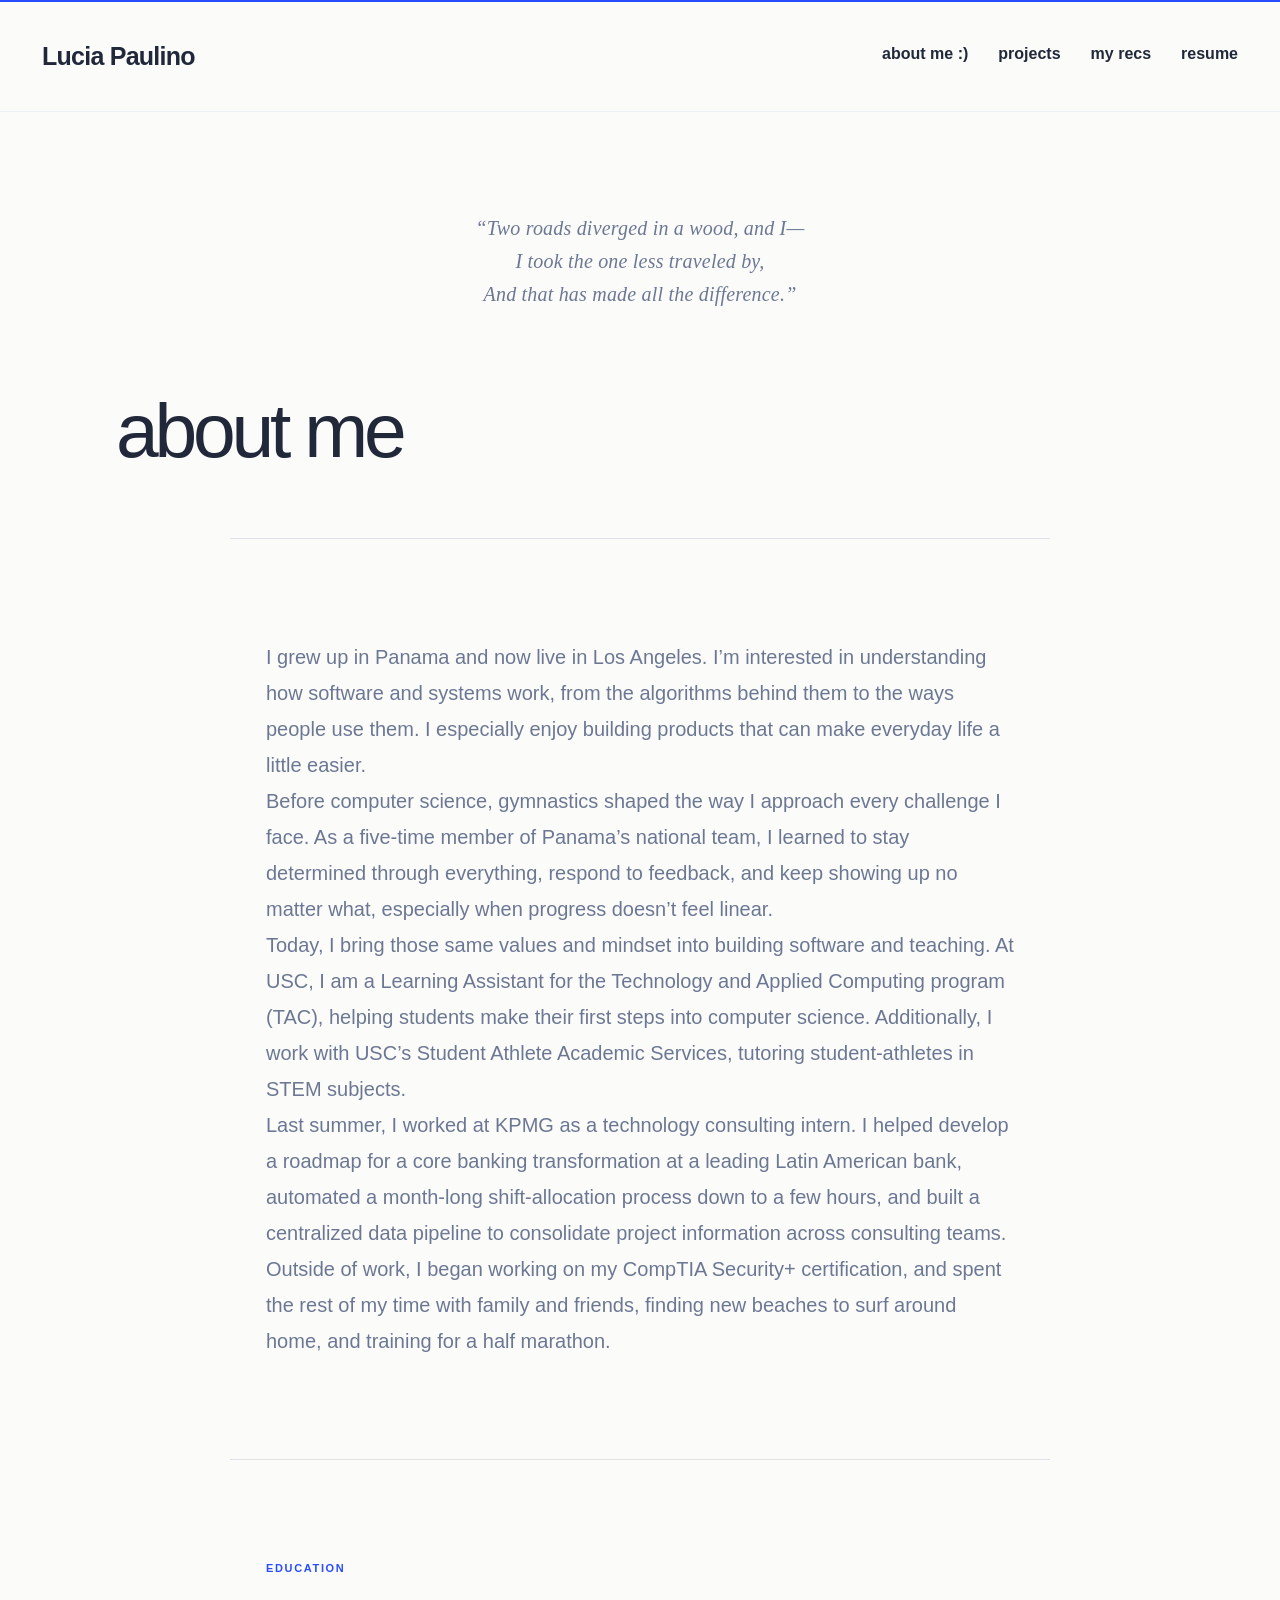
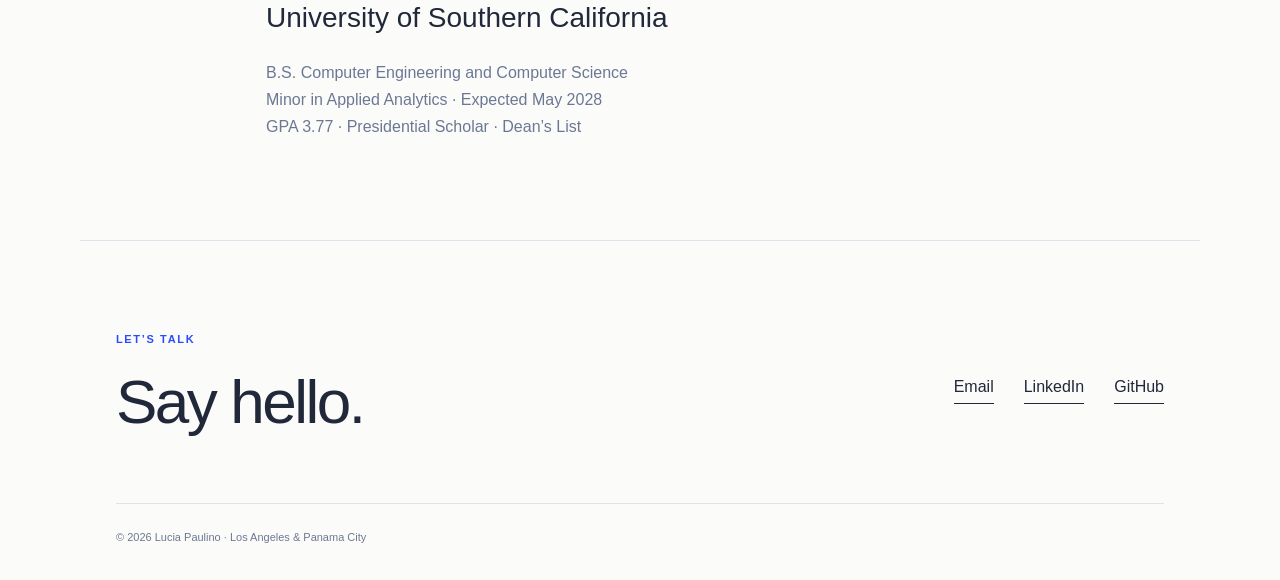
<file: personal-portfolio/about.html>
<!doctype html>
<html lang="en">
  <head>
    <meta charset="utf-8">
    <meta name="viewport" content="width=device-width, initial-scale=1">

    <title>about — Lucia Paulino</title>

    <link rel="icon" href="favicon.svg">
    <link rel="stylesheet" href="styles.css">
  </head>

  <body>
    <main>
      <header class="site-header">
        <a class="site-name" href="index.html">Lucia Paulino</a>

        <nav aria-label="Main navigation">
          <a href="about.html">about me :)</a>
          <a href="projects.html">projects</a>
          <a href="reading.html">my recs</a>
          <a
            href="LUCIA_C_PAULINO_RESUME.pdf"
            target="_blank"
            rel="noreferrer"
          >
            resume
          </a>
        </nav>
      </header>

      <section class="page-intro compact about-title">
        <blockquote class="about-epigraph">
          <span>“Two roads diverged in a wood, and I—</span>
          <span>I took the one less traveled by,</span>
          <span>And that has made all the difference.”</span>
        </blockquote>

        <h1>about me</h1>
      </section>

      <section class="content-section about-story">
        <p>
          I grew up in Panama and now live in Los Angeles. I’m interested in
          understanding how software and systems work, from the algorithms
          behind them to the ways people use them. I especially enjoy building
          products that can make everyday life a little easier.
        </p>

        <p>
          Before computer science, gymnastics shaped the way I approach every
          challenge I face. As a five-time member of Panama’s national team,
          I learned to stay determined through everything, respond to feedback,
          and keep showing up no matter what, especially when progress doesn’t
          feel linear.
        </p>

        <p>
          Today, I bring those same values and mindset into building software
          and teaching. At USC, I am a Learning Assistant for the Technology
          and Applied Computing program (TAC), helping students make their
          first steps into computer science. Additionally, I work with USC’s
          Student Athlete Academic Services, tutoring student-athletes in
          STEM subjects.
        </p>

        <p>
          Last summer, I worked at KPMG as a technology consulting intern.
          I helped develop a roadmap for a core banking transformation at a
          leading Latin American bank, automated a month-long shift-allocation
          process down to a few hours, and built a centralized data pipeline
          to consolidate project information across consulting teams.
          Outside of work, I began working on my CompTIA Security+
          certification, and spent the rest of my time with family and friends,
          finding new beaches to surf around home, and training for a half
          marathon.
        </p>
      </section>

      <section class="content-section about-education">
        <p class="kicker">education</p>

        <h3>University of Southern California</h3>

        <p>
          B.S. Computer Engineering and Computer Science
          <br>
          Minor in Applied Analytics · Expected May 2028
        </p>

        <p>GPA 3.77 · Presidential Scholar · Dean’s List</p>
      </section>

      <footer class="site-footer">
        <div>
          <p class="kicker">Let’s talk</p>
          <h2>Say hello.</h2>
        </div>

        <div class="footer-links">
          <a href="mailto:luciapaulino2024@gmail.com">Email</a>

          <a
            href="https://linkedin.com/in/lucia-paulino"
            target="_blank"
            rel="noreferrer"
          >
            LinkedIn
          </a>

          <a
            href="https://github.com/luciapau-30"
            target="_blank"
            rel="noreferrer"
          >
            GitHub
          </a>
        </div>

        <p class="copyright">
          © 2026 Lucia Paulino · Los Angeles &amp; Panama City
        </p>
      </footer>
    </main>
  </body>
</html>
</file>
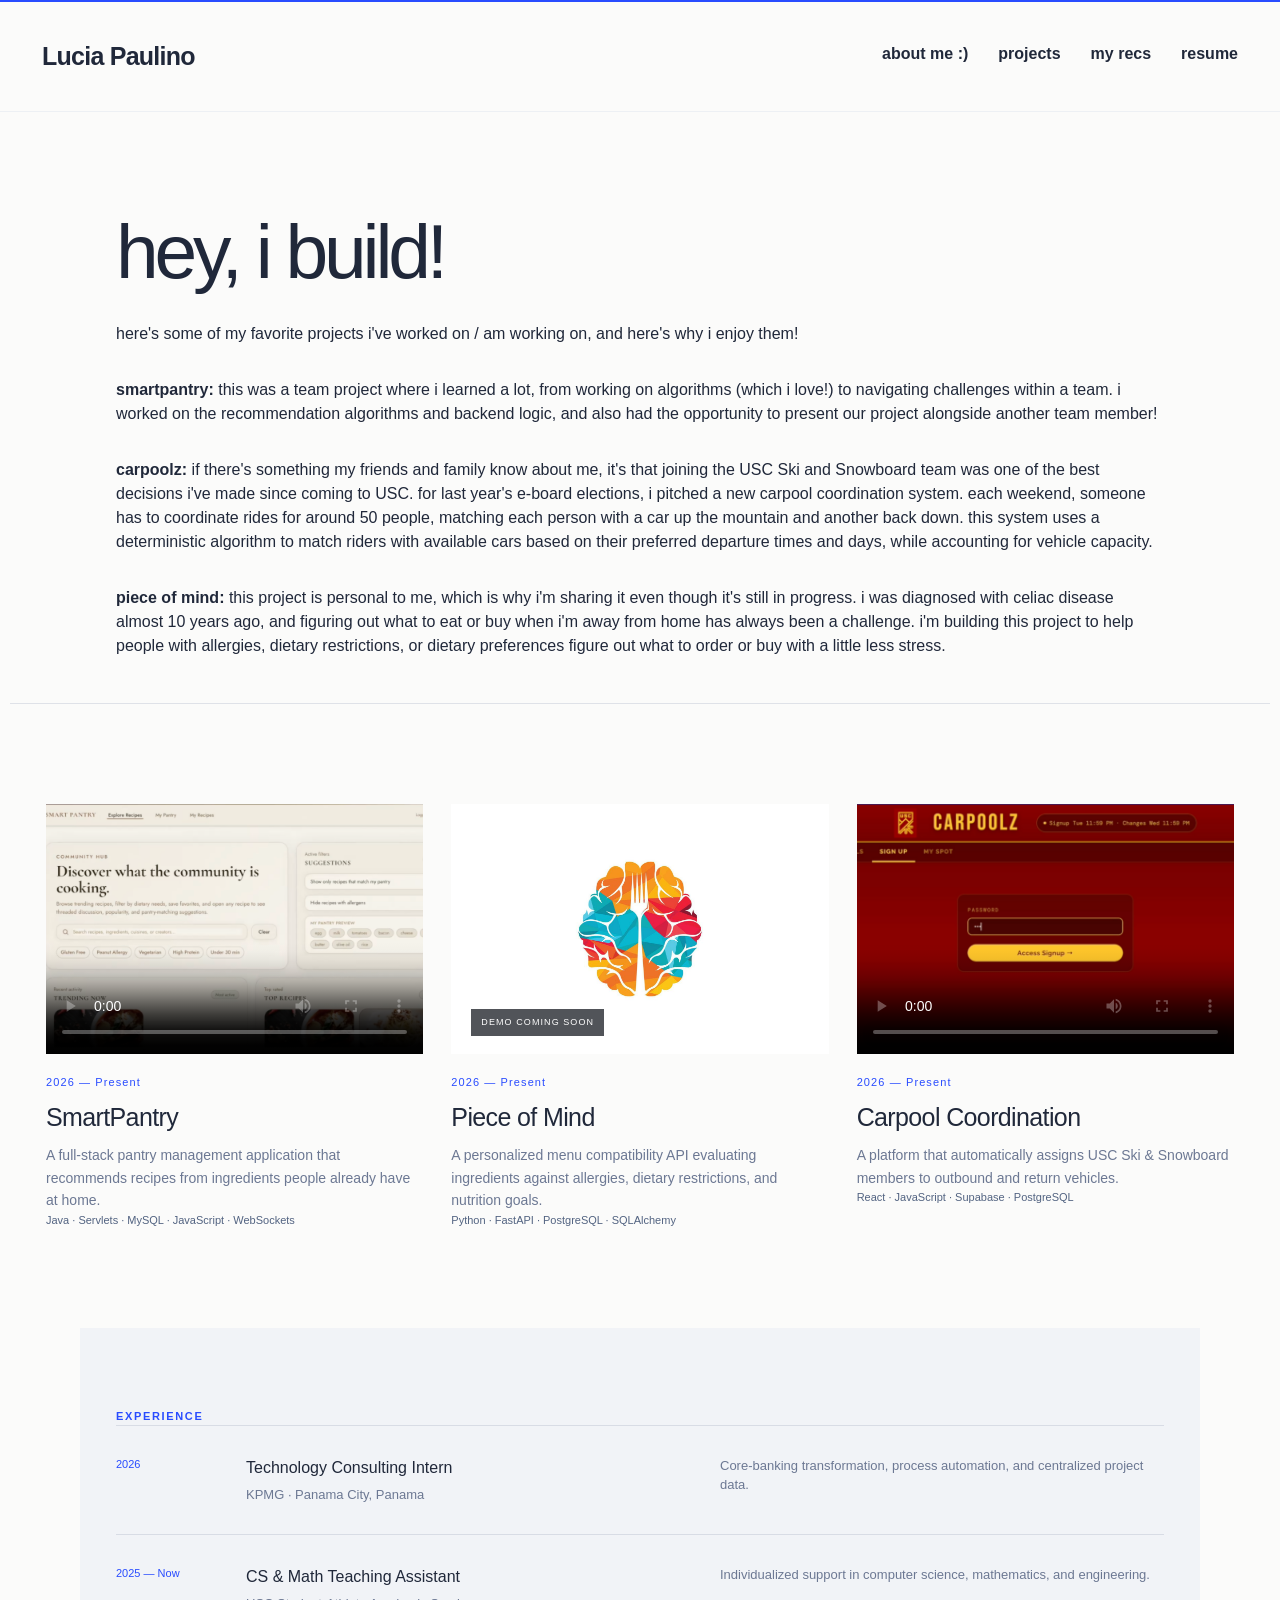
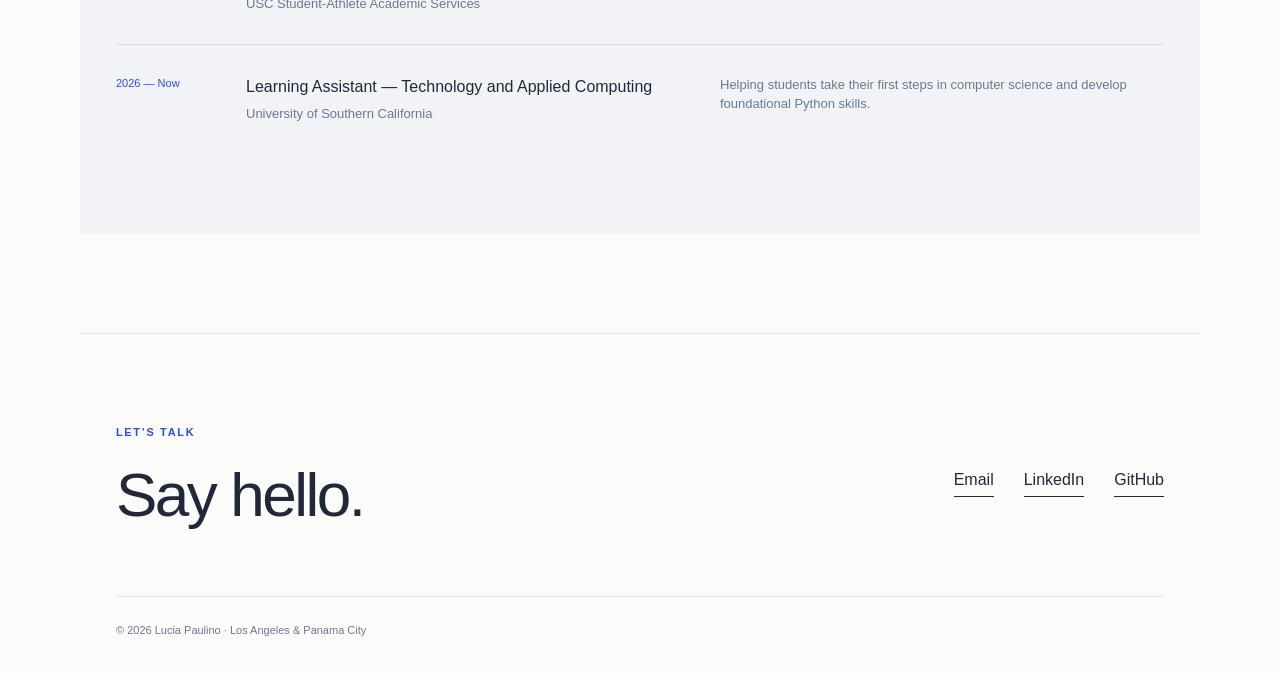
<file: personal-portfolio/projects.html>
<!doctype html>
<html lang="en">
  <head>
    <meta charset="utf-8">
    <meta name="viewport" content="width=device-width, initial-scale=1">

    <title>projects — Lucia Paulino</title>

    <link rel="icon" href="favicon.svg">
    <link rel="stylesheet" href="styles.css">
    <link rel="preload" as="image" href="piece-of-mind-icon.jpg">
  </head>

  <body>
    <main>
      <header class="site-header">
        <a class="site-name" href="index.html">Lucia Paulino</a>

        <nav aria-label="Main navigation">
          <a href="about.html">about me :)</a>
          <a href="projects.html">projects</a>
          <a href="reading.html">my recs</a>
          <a
            href="LUCIA_C_PAULINO_RESUME.pdf"
            target="_blank"
            rel="noreferrer"
          >
            resume
          </a>
        </nav>
      </header>

      <section class="page-intro compact">
        <h1>hey, i build!</h1>

        <p class="project-story">
            <p class="project-story">
                here's some of my favorite projects i've worked on / am working on,
                and here's why i enjoy them!
              </p>
              
              <p class="project-story">
                <strong>smartpantry:</strong> this was a team project where i learned a lot,
                from working on algorithms (which i love!) to navigating challenges within
                a team. i worked on the recommendation algorithms and backend logic, and
                also had the opportunity to present our project alongside another team member!


              </p>
              
              <p class="project-story">
                <strong>carpoolz:</strong> if there's something my friends and family know
                about me, it's that joining the USC Ski and Snowboard team was one of the
                best decisions i've made since coming to USC. for last year's e-board
                elections, i pitched a new carpool coordination system. each weekend,
                someone has to coordinate rides for around 50 people, matching each person
                with a car up the mountain and another back down. this system uses a
                deterministic algorithm to match riders with available cars based on their
                preferred departure times and days, while accounting for vehicle capacity.
              </p>
              
              <p class="project-story">
                <strong>piece of mind:</strong> this project is personal to me, which is why
                i'm sharing it even though it's still in progress. i was diagnosed with
                celiac disease almost 10 years ago, and figuring out what to eat or buy
                when i'm away from home has always been a challenge. i'm building this
                project to help people with allergies, dietary restrictions, or dietary
                preferences figure out what to order or buy with a little less stress.
              </p>
        </p>
      </section>

      <section class="project-gallery content-section">
        <article class="gallery-card">
          <div class="project-visual sage">
            <video
              controls
              playsinline
              preload="metadata"
              poster="smartpantry-thumbnail.png"
              aria-label="SmartPantry project demo"
            >
              <source src="smartpantry-demo.mp4" type="video/mp4">
              Your browser does not support embedded video.
            </video>
          </div>

          <p class="project-year">2026 — Present</p>

          <h2>SmartPantry</h2>

          <p>
            A full-stack pantry management application that recommends recipes
            from ingredients people already have at home.
          </p>

          <p class="tech">
            Java · Servlets · MySQL · JavaScript · WebSockets
          </p>
        </article>

        <article class="gallery-card">
          <div class="project-visual blue">
            <img
              src="piece-of-mind-icon.jpg"
              alt="Piece of Mind brain and fork icon"
            >

            <small>demo coming soon</small>
          </div>

          <p class="project-year">2026 — Present</p>

          <h2>Piece of Mind</h2>

          <p>
            A personalized menu compatibility API evaluating ingredients against
            allergies, dietary restrictions, and nutrition goals.
          </p>

          <p class="tech">
            Python · FastAPI · PostgreSQL · SQLAlchemy
          </p>
        </article>

        <article class="gallery-card">
          <div class="project-visual coral">
            <video
              controls
              playsinline
              preload="metadata"
              poster="carpoolz-thumbnail.png"
              aria-label="Carpool Coordination project demo"
            >
              <source src="carpoolz-demo.mp4" type="video/mp4">
              Your browser does not support embedded video.
            </video>
          </div>

          <p class="project-year">2026 — Present</p>

          <h2>Carpool Coordination</h2>

          <p>
            A platform that automatically assigns USC Ski &amp; Snowboard
            members to outbound and return vehicles.
          </p>

          <p class="tech">
            React · JavaScript · Supabase · PostgreSQL
          </p>
        </article>
      </section>

      <section class="experience-band">
        <p class="kicker">Experience</p>

        <div class="role">
          <span>2026</span>

          <div>
            <h3>Technology Consulting Intern</h3>
            <p>KPMG · Panama City, Panama</p>
          </div>

          <p>
            Core-banking transformation, process automation, and centralized
            project data.
          </p>
        </div>

        <div class="role">
          <span>2025 — Now</span>

          <div>
            <h3>CS &amp; Math Teaching Assistant</h3>
            <p>USC Student-Athlete Academic Services</p>
          </div>

          <p>
            Individualized support in computer science, mathematics, and
            engineering.
          </p>
        </div>

        <div class="role">
          <span>2026 — Now</span>

          <div>
            <h3>Learning Assistant — Technology and Applied Computing</h3>
            <p>University of Southern California</p>
          </div>

          <p>
            Helping students take their first steps in computer science and
            develop foundational Python skills.
          </p>
        </div>
      </section>

      <footer class="site-footer">
        <div>
          <p class="kicker">Let’s talk</p>
          <h2>Say hello.</h2>
        </div>

        <div class="footer-links">
          <a href="mailto:luciapaulino2024@gmail.com">Email</a>

          <a
            href="https://linkedin.com/in/lucia-paulino"
            target="_blank"
            rel="noreferrer"
          >
            LinkedIn
          </a>

          <a
            href="https://github.com/luciapau-30"
            target="_blank"
            rel="noreferrer"
          >
            GitHub
          </a>
        </div>

        <p class="copyright">
          © 2026 Lucia Paulino · Los Angeles &amp; Panama City
        </p>
      </footer>
    </main>
  </body>
</html>
</file>
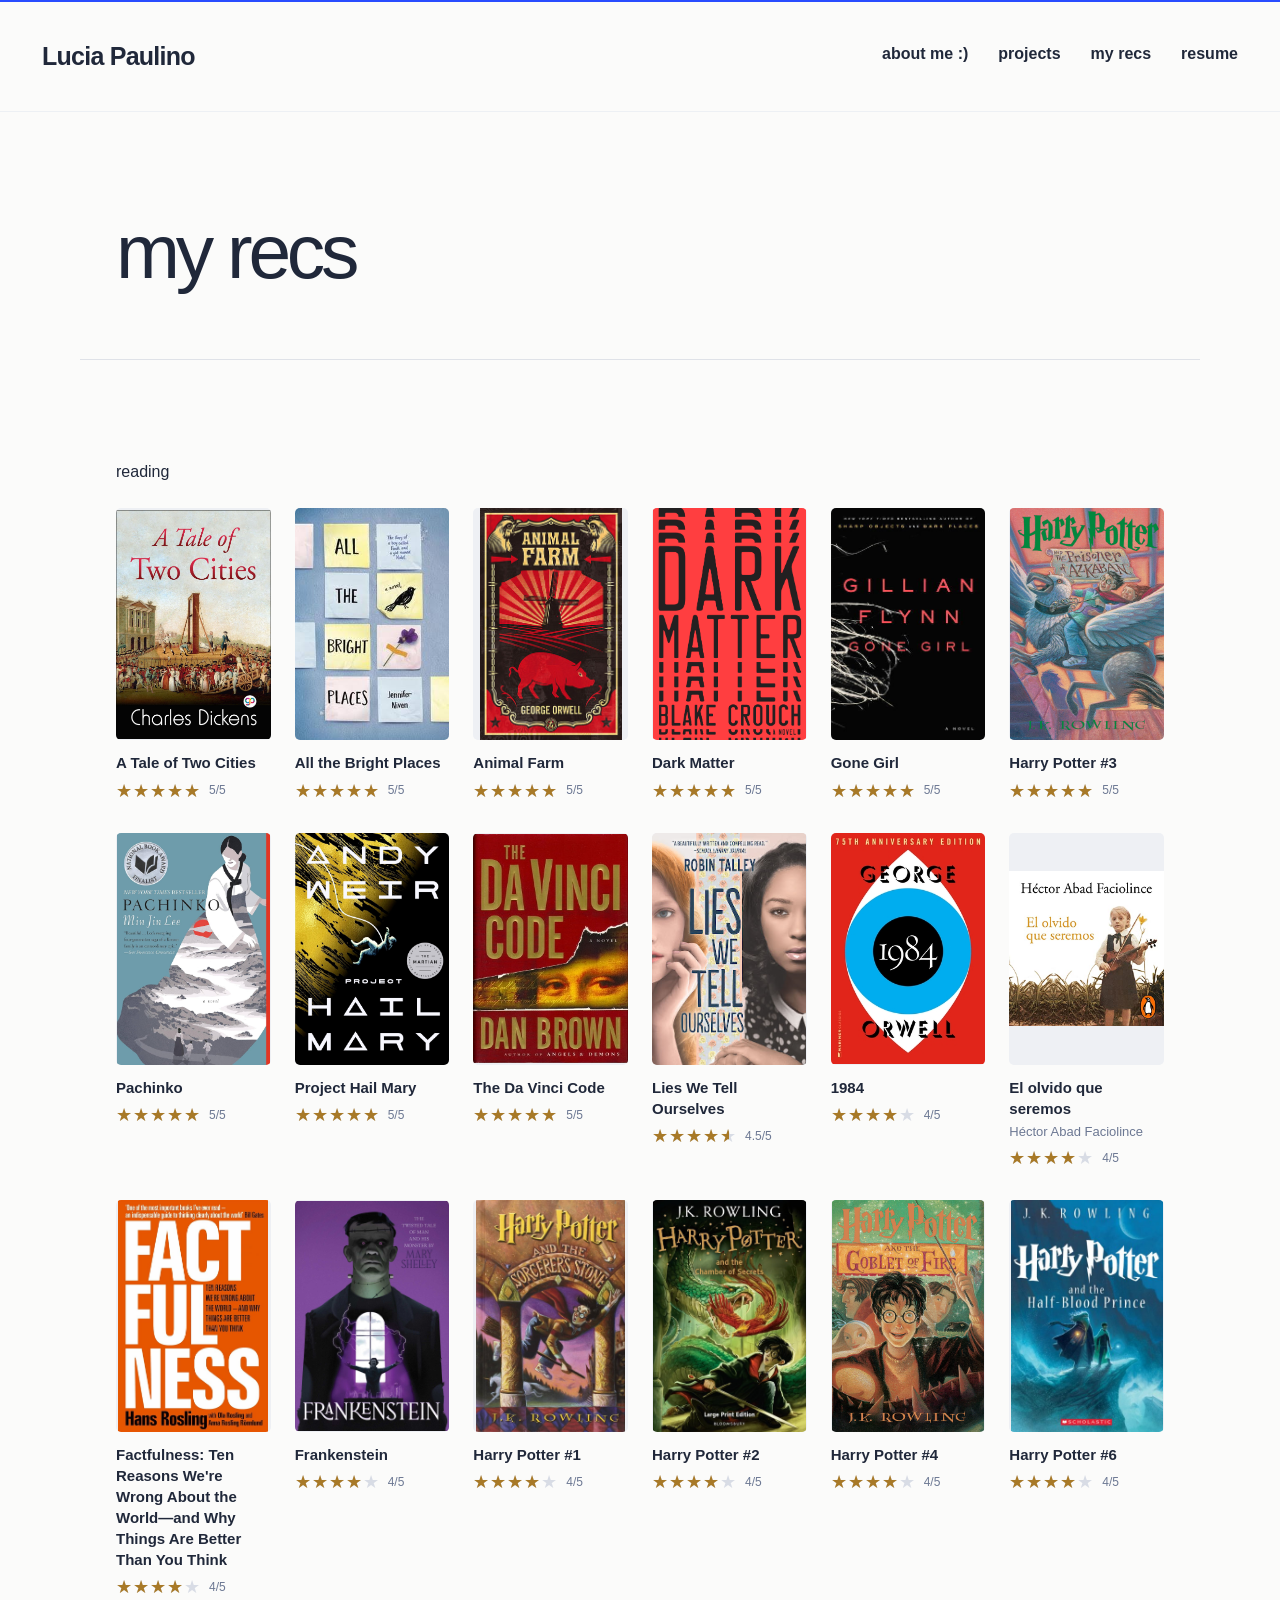
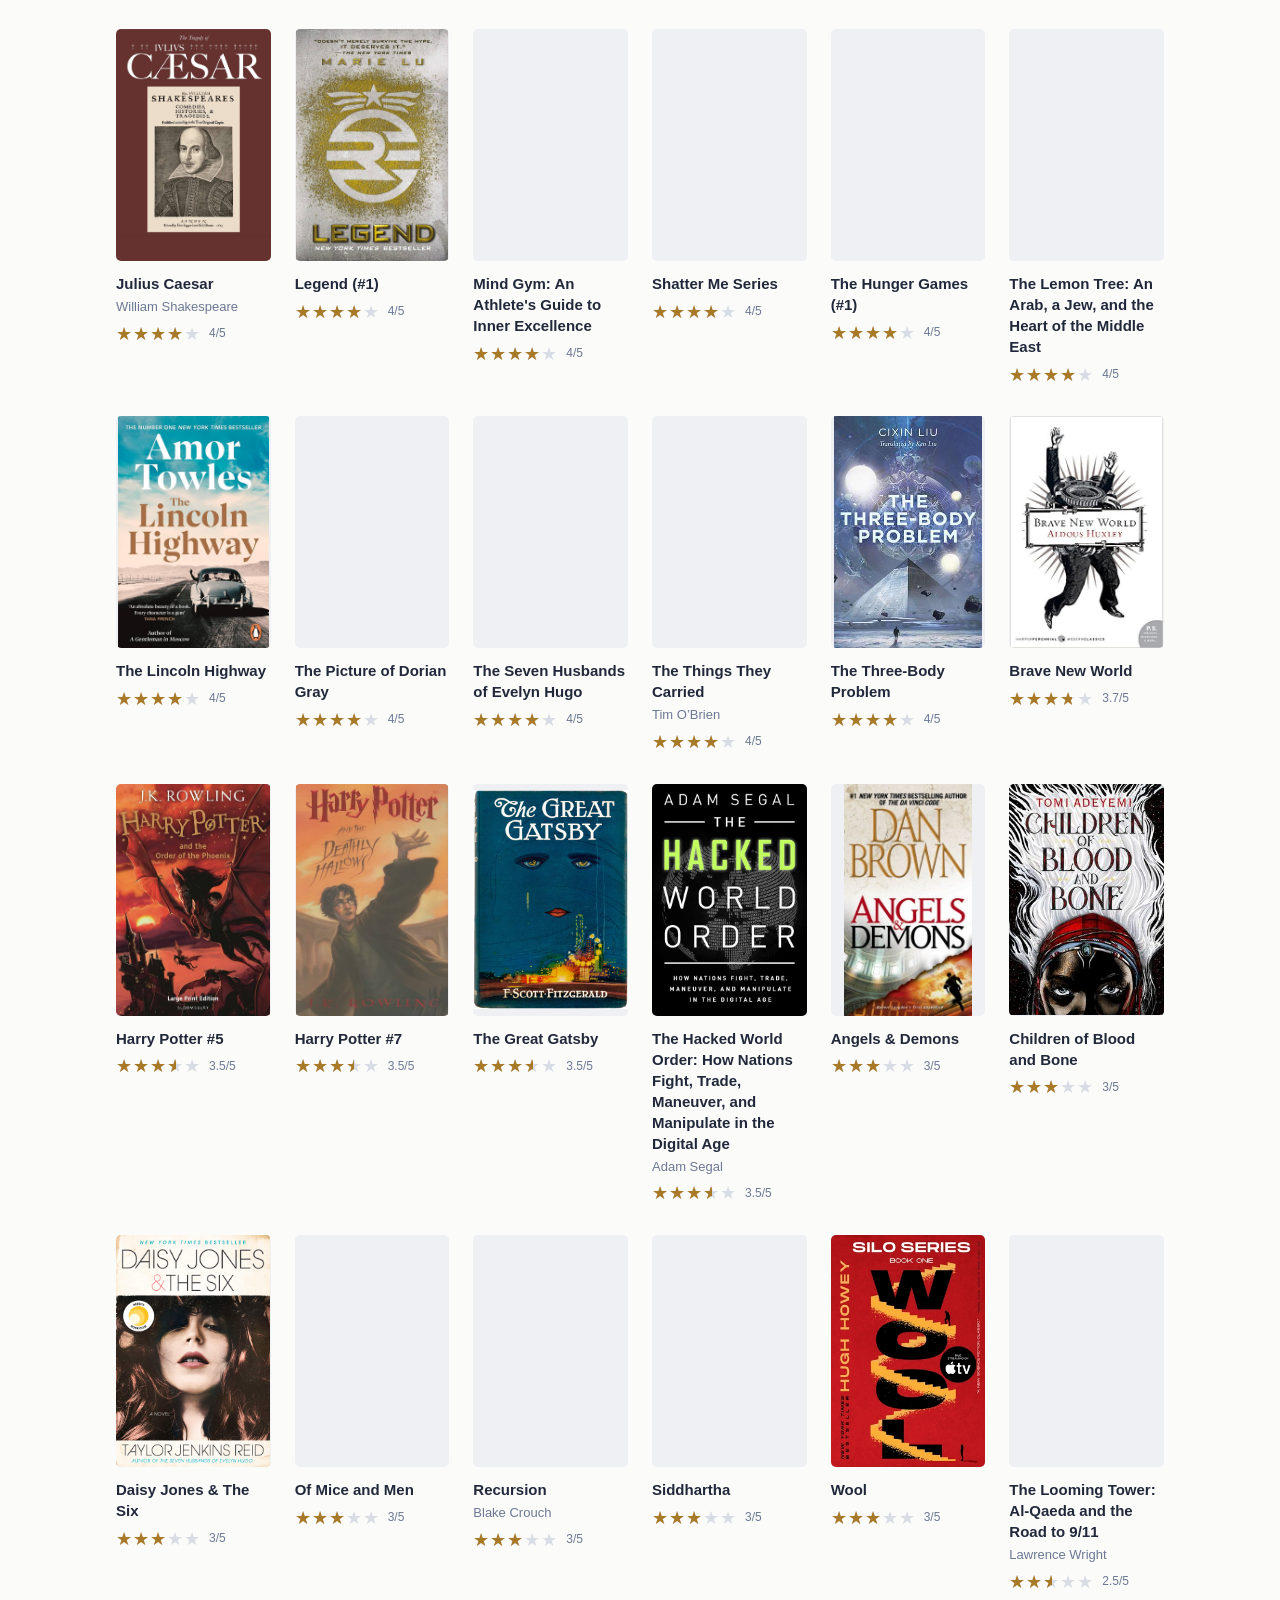
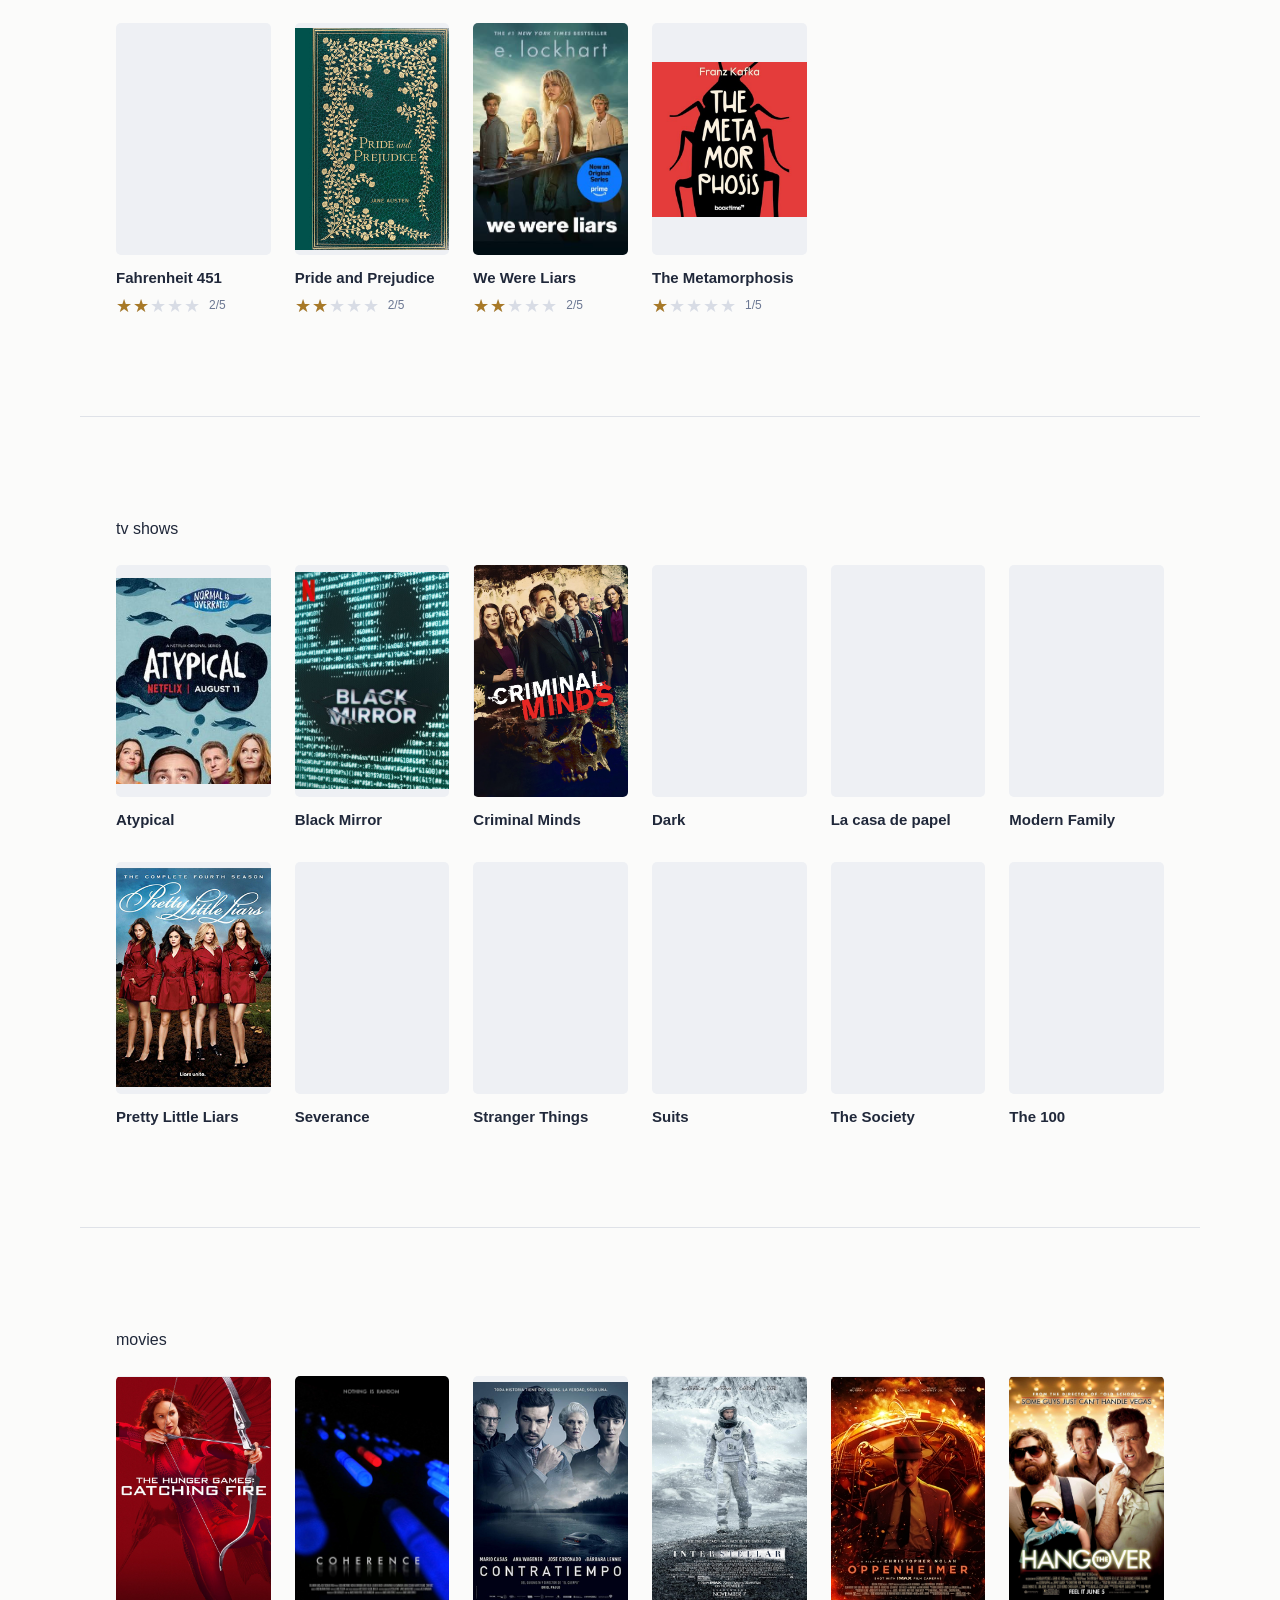
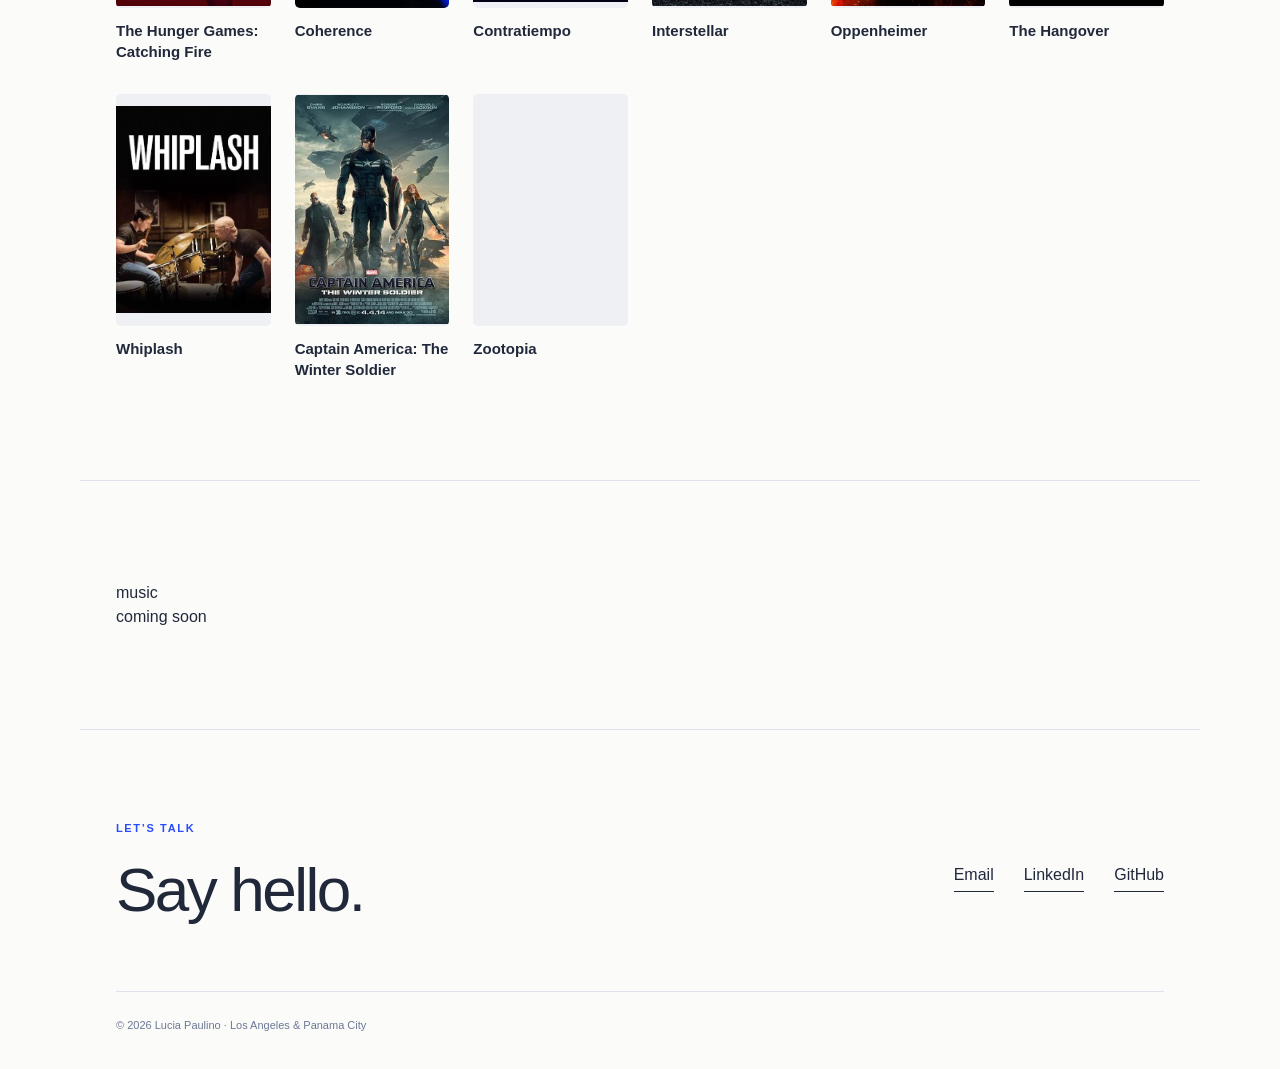
<file: personal-portfolio/reading.html>
<!doctype html>
<html lang="en">
  <head>
    <meta charset="utf-8">
    <meta name="viewport" content="width=device-width, initial-scale=1">

    <title>my recs — Lucia Paulino</title>

    <link rel="icon" href="favicon.svg">
    <link rel="stylesheet" href="styles.css">

    <style>
        .reading-list, .media-list {
          display: grid;
          grid-template-columns: repeat(auto-fill, minmax(150px, 1fr));
          gap: 32px 24px;
          list-style: none;
          padding: 0;
          margin: 24px 0 0;
        }
      
        .reading-list li, .media-list li {
          min-width: 0;
          padding: 0;
          margin: 0;
          background: transparent;
          border: 0;
          border-radius: 0;
          color: var(--soft, #475569);
        }
      
        .book-cover {
          display: flex;
          align-items: center;
          justify-content: center;
          aspect-ratio: 2 / 3;
          overflow: hidden;
          margin-bottom: 12px;
          border-radius: 5px;
          background: #eef0f4;
        }
      
        .book-cover img {
          display: block;
          width: 100%;
          height: 100%;
          object-fit: contain;
        }
      
        .cover-placeholder {
          padding: 16px;
          font-size: 13px;
          text-align: center;
        }
      
        .book-title {
          margin: 0;
          font-size: 15px;
          font-weight: 600;
          line-height: 1.4;
          color: var(--ink, #1e293b);
        }
      
        .book-author {
          margin: 4px 0 0;
          font-size: 13px;
          line-height: 1.4;
        }
      
        .book-rating {
          display: flex;
          align-items: center;
          flex-wrap: wrap;
          gap: 8px;
          margin-top: 8px;
          font-size: 12px;
        }
      
        .stars {
          position: relative;
          display: inline-block;
          font-family: Arial, sans-serif;
          font-size: 18px;
          line-height: 1;
          letter-spacing: 1px;
          white-space: nowrap;
          color: #d8dce5;
        }
      
        .stars-fill {
          position: absolute;
          inset: 0 auto 0 0;
          width: var(--fill);
          overflow: hidden;
          color: #a87927;
        }
      
        @media (max-width: 400px) {
          .reading-list, .media-list {
            grid-template-columns: repeat(2, minmax(0, 1fr));
            gap: 24px 16px;
          }
        }
      </style>
  </head>

<body>
    <main>
      <header class="site-header">
        <a class="site-name" href="index.html">Lucia Paulino</a>

        <nav aria-label="Main navigation">
          <a href="about.html">about me :)</a>
          <a href="projects.html">projects</a>
          <a href="reading.html">my recs</a>
          <a
            href="LUCIA_C_PAULINO_RESUME.pdf"
            target="_blank"
            rel="noreferrer"
          >
            resume
          </a>
        </nav>
      </header>

      <section class="page-intro compact">
        <h1>my recs</h1>
      </section>

      <section class="content-section">
        <h2>reading</h2>

        <ul class="reading-list">
          <li data-cover="recursion">Recursion — Blake Crouch · 3/5</li>
          <li data-cover="el-olvido-que-seremos">El olvido que seremos — Héctor Abad Faciolince · 4/5 </li>
          <li data-cover="the-looming-tower">
            The Looming Tower: Al-Qaeda and the Road to 9/11
            — Lawrence Wright · 2.5/5
          </li>
          <li data-cover="the-hunger-games">The Hunger Games (#1) · 4/5 </li>
          <li data-cover="the-things-they-carried">The Things They Carried — Tim O’Brien · 4/5</li>
          <li data-cover="the-hacked-world-order">
            The Hacked World Order: How Nations Fight, Trade, Maneuver,
            and Manipulate in the Digital Age — Adam Segal · 3.5/5
          </li>
          <li data-cover="siddhartha">Siddhartha · 3/5</li>
          <li data-cover="the-lincoln-highway">The Lincoln Highway · 4/5</li>

          <li data-cover="harry-potter-1">Harry Potter #1 · 4/5</li>
          <li data-cover="harry-potter-2">Harry Potter #2 · 4/5</li>
          <li data-cover="harry-potter-3">Harry Potter #3 · 5/5</li>
          <li data-cover="harry-potter-4">Harry Potter #4 · 4/5</li>
          <li data-cover="harry-potter-5">Harry Potter #5 · 3.5/5</li>
          <li data-cover="harry-potter-6">Harry Potter #6 · 4/5</li>
          <li data-cover="harry-potter-7">Harry Potter #7 · 3.5/5</li>

          <li data-cover="the-seven-husbands-of-evelyn-hugo">The Seven Husbands of Evelyn Hugo · 4/5</li>
          <li data-cover="the-picture-of-dorian-gray">The Picture of Dorian Gray · 4/5</li>
          <li data-cover="brave-new-world">Brave New World · 3.7/5</li>
          <li data-cover="the-lemon-tree">
            The Lemon Tree: An Arab, a Jew, and the Heart of the Middle East
            · 4/5
          </li>
          <li data-cover="pachinko">Pachinko · 5/5</li>
          <li data-cover="factfulness">
            Factfulness: Ten Reasons We're Wrong About the World—and Why
            Things Are Better Than You Think · 4/5
          </li>
          <li data-cover="project-hail-mary">Project Hail Mary · 5/5</li>
          <li data-cover="daisy-jones-and-the-six">Daisy Jones &amp; The Six · 3/5</li>
          <li data-cover="dark-matter">Dark Matter · 5/5</li>
          <li data-cover="legend-1">Legend (#1) · 4/5</li>
          <li data-cover="a-tale-of-two-cities">A Tale of Two Cities · 5/5</li>
          <li data-cover="1984">1984 · 4/5</li>
          <li data-cover="julius-caesar">Julius Caesar — William Shakespeare · 4/5</li>
          <li data-cover="of-mice-and-men">Of Mice and Men · 3/5</li>
          <li data-cover="the-great-gatsby">The Great Gatsby · 3.5/5</li>
          <li data-cover="frankenstein">Frankenstein · 4/5</li>
          <li data-cover="the-metamorphosis">The Metamorphosis · 1/5</li>
          <li data-cover="fahrenheit-451">Fahrenheit 451 · 2/5</li>
          <li data-cover="children-of-blood-and-bone">Children of Blood and Bone · 3/5</li>
          <li data-cover="we-were-liars">We Were Liars · 2/5</li>
          <li data-cover="angels-and-demons">Angels &amp; Demons · 3/5</li>
          <li data-cover="the-da-vinci-code">The Da Vinci Code · 5/5</li>
          <li data-cover="lies-we-tell-ourselves">Lies We Tell Ourselves · 4.5/5</li>
          <li data-cover="gone-girl">Gone Girl · 5/5</li>
          <li data-cover="mind-gym">Mind Gym: An Athlete's Guide to Inner Excellence · 4/5</li>

          <li data-cover="shatter-me-series"> Shatter Me Series · 4/5</li>

          <li data-cover="animal-farm">Animal Farm · 5/5</li>
          <li data-cover="pride-and-prejudice">Pride and Prejudice · 2/5</li>
          <li data-cover="all-the-bright-places">All the Bright Places · 5/5</li>
          <li data-cover="the-three-body-problem">The Three-Body Problem · 4/5</li>
          <li data-cover="wool">Wool · 3/5</li>
        </ul>
      </section>

      <section class="content-section">
        <h2>tv shows</h2>
        <ul class="media-list">
          <li>
            <div class="book-cover">
              <img src="tv/atypical.jpg" alt="" loading="lazy" decoding="async">
            </div>
            <h3 class="book-title">Atypical</h3>
          </li>
          <li>
            <div class="book-cover">
              <img src="tv/blackmirror.jpg" alt="" loading="lazy" decoding="async">
            </div>
            <h3 class="book-title">Black Mirror</h3>
          </li>
          <li>
            <div class="book-cover">
              <img src="tv/criminal%20minds.jpg" alt="" loading="lazy" decoding="async">
            </div>
            <h3 class="book-title">Criminal Minds</h3>
          </li>
          <li>
            <div class="book-cover">
              <img src="tv/dark.jpeg" alt="" loading="lazy" decoding="async">
            </div>
            <h3 class="book-title">Dark</h3>
          </li>
          <li>
            <div class="book-cover">
              <img src="tv/la-casa-de-papel.jpg" alt="" loading="lazy" decoding="async">
            </div>
            <h3 class="book-title">La casa de papel</h3>
          </li>
          <li>
            <div class="book-cover">
              <img src="tv/modern-family.jpg" alt="" loading="lazy" decoding="async">
            </div>
            <h3 class="book-title">Modern Family</h3>
          </li>
          <li>
            <div class="book-cover">
              <img src="tv/pll.jpg" alt="" loading="lazy" decoding="async">
            </div>
            <h3 class="book-title">Pretty Little Liars</h3>
          </li>
          <li>
            <div class="book-cover">
              <img src="tv/severance.jpg" alt="" loading="lazy" decoding="async">
            </div>
            <h3 class="book-title">Severance</h3>
          </li>
          <li>
            <div class="book-cover">
              <img src="tv/stranger-things.jpg" alt="" loading="lazy" decoding="async">
            </div>
            <h3 class="book-title">Stranger Things</h3>
          </li>
          <li>
            <div class="book-cover">
              <img src="tv/suits.jpg" alt="" loading="lazy" decoding="async">
            </div>
            <h3 class="book-title">Suits</h3>
          </li>
          <li>
            <div class="book-cover">
              <img src="tv/the-society.jpg" alt="" loading="lazy" decoding="async">
            </div>
            <h3 class="book-title">The Society</h3>
          </li>
          <li>
            <div class="book-cover">
              <img src="tv/the100.jpg" alt="" loading="lazy" decoding="async">
            </div>
            <h3 class="book-title">The 100</h3>
          </li>
        </ul>
      </section>

      <section class="content-section">
        <h2>movies</h2>
        <ul class="media-list">
          <li>
            <div class="book-cover">
              <img src="movies/catching-fire.jpg" alt="" loading="lazy" decoding="async">
            </div>
            <h3 class="book-title">The Hunger Games: Catching Fire</h3>
          </li>
          <li>
            <div class="book-cover">
              <img src="movies/coherence.jpg" alt="" loading="lazy" decoding="async">
            </div>
            <h3 class="book-title">Coherence</h3>
          </li>
          <li>
            <div class="book-cover">
              <img src="movies/contratiempo.jpg" alt="" loading="lazy" decoding="async">
            </div>
            <h3 class="book-title">Contratiempo</h3>
          </li>
          <li>
            <div class="book-cover">
              <img src="movies/interstellar.jpg" alt="" loading="lazy" decoding="async">
            </div>
            <h3 class="book-title">Interstellar</h3>
          </li>
          <li>
            <div class="book-cover">
              <img src="movies/oppenheimer.jpg" alt="" loading="lazy" decoding="async">
            </div>
            <h3 class="book-title">Oppenheimer</h3>
          </li>
          <li>
            <div class="book-cover">
              <img src="movies/thehangover.jpg" alt="" loading="lazy" decoding="async">
            </div>
            <h3 class="book-title">The Hangover</h3>
          </li>
          <li>
            <div class="book-cover">
              <img src="movies/whiplash.jpg" alt="" loading="lazy" decoding="async">
            </div>
            <h3 class="book-title">Whiplash</h3>
          </li>
          <li>
            <div class="book-cover">
              <img src="movies/wintersolider.jpg" alt="" loading="lazy" decoding="async">
            </div>
            <h3 class="book-title">Captain America: The Winter Soldier</h3>
          </li>
          <li>
            <div class="book-cover">
              <img src="movies/zootopia.jpg" alt="" loading="lazy" decoding="async">
            </div>
            <h3 class="book-title">Zootopia</h3>
          </li>
        </ul>
      </section>

      <section class="content-section">
        <h2>music</h2>
        <p>coming soon</p>
      </section>

      <footer class="site-footer">
        <div>
          <p class="kicker">Let’s talk</p>
          <h2>Say hello.</h2>
        </div>

        <div class="footer-links">
          <a href="mailto:luciapaulino2024@gmail.com">Email</a>

          <a
            href="https://linkedin.com/in/lucia-paulino"
            target="_blank"
            rel="noreferrer"
          >
            LinkedIn
          </a>

          <a
            href="https://github.com/luciapau-30"
            target="_blank"
            rel="noreferrer"
          >
            GitHub
          </a>
        </div>

        <p class="copyright">
          © 2026 Lucia Paulino · Los Angeles &amp; Panama City
        </p>
      </footer>
    </main>
    <script>
const list = document.querySelector(".reading-list");

  const books = [...list.children].map((item) => {
    const text = item.textContent.replace(/\s+/g, " ").trim();
    const match = text.match(/\s*·\s*(\d+(?:\.\d+)?)\/5\s*$/);
    const rating = match ? Number(match[1]) : null;
    const description = match ? text.slice(0, match.index) : text;
    const [title, ...authorParts] = description.split(" — ");

    // Each book keeps its own cover filename when reordered.

    return {
      item,
      title,
      author: authorParts.join(" — "),
      rating,
      cover: item.dataset.cover
    };
  });

  books.sort((a, b) =>
    (b.rating ?? -1) - (a.rating ?? -1) ||
    a.title.localeCompare(b.title)
  );

  for (const book of books) {
    const cover = document.createElement("div");
    cover.className = "book-cover";

    const img = document.createElement("img");
    img.alt = ""; // The title immediately below identifies the book.
    img.loading = "lazy";
    img.decoding = "async";

    img.addEventListener("error", () => {
      const placeholder = document.createElement("span");
      placeholder.className = "cover-placeholder";
      placeholder.textContent = "cover coming soon";
      cover.replaceChildren(placeholder);
    });

    img.src = `book-covers/${book.cover}.jpg`;
    cover.append(img);

    const title = document.createElement("h3");
    title.className = "book-title";
    title.textContent = book.title;

    book.item.replaceChildren(cover, title);

    if (book.author) {
      const author = document.createElement("p");
      author.className = "book-author";
      author.textContent = book.author;
      book.item.append(author);
    }

    const rating = document.createElement("div");
    rating.className = "book-rating";

    if (book.rating === null) {
      rating.textContent = "not rated yet";
    } else {
      const stars = document.createElement("span");
      stars.className = "stars";
      stars.setAttribute("aria-hidden", "true");
      stars.style.setProperty("--fill", `${book.rating / 5 * 100}%`);
      stars.textContent = "★★★★★";

      const fill = document.createElement("span");
      fill.className = "stars-fill";
      fill.textContent = "★★★★★";
      stars.append(fill);

      const score = document.createElement("span");
      score.textContent = `${book.rating}/5`;
      score.setAttribute("aria-label", `${book.rating} out of 5 stars`);

      rating.append(stars, score);
    }

    book.item.append(rating);
    list.append(book.item);
  }

  // Keep a tidy placeholder until each poster image has been added.
  document.querySelectorAll(".media-list img").forEach((img) => {
    const showPlaceholder = () => {
      const placeholder = document.createElement("span");
      placeholder.className = "cover-placeholder";
      placeholder.textContent = "cover coming soon";
      img.parentElement.replaceChildren(placeholder);
    };
    img.addEventListener("error", showPlaceholder, { once: true });
    if (img.complete && img.naturalWidth === 0) showPlaceholder();
  });
    </script>
  </body>
</html>
</file>
